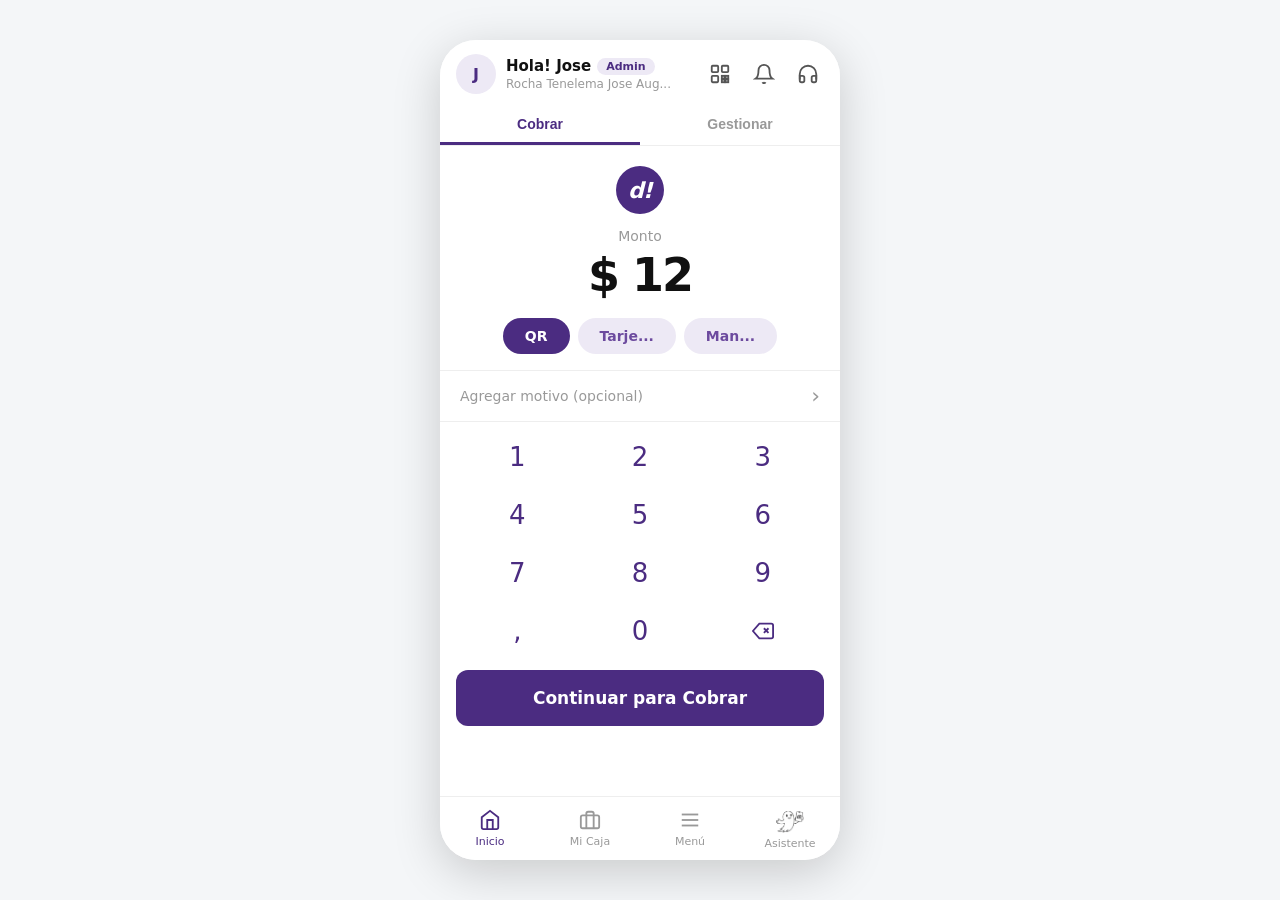
<file: index.html>
<!DOCTYPE html>
<html lang="es">
<head>
  <meta charset="UTF-8" />
  <meta name="viewport" content="width=device-width, initial-scale=1.0" />
  <title>Deuna Negocios – Inicio</title>
  <link rel="stylesheet" href="css/layout.css" />
  <link rel="stylesheet" href="css/components.css" />
  <link rel="stylesheet" href="css/styles.css" />
  <script src="js/app.js" defer></script>
</head>
<body>

  <div class="page-wrapper">
    <div class="phone-container">

      <!-- ===== HEADER ===== -->
      <header class="app-header">
        <div class="header-top">

          <div class="user-info">
            <div class="avatar">J</div>
            <div class="user-text">
              <div class="user-name">
                Hola! Jose
                <span class="badge-admin">Admin</span>
              </div>
              <div class="user-sub">Rocha Tenelema Jose Aug...</div>
            </div>
          </div>

          <div class="header-actions">
            <button class="icon-btn" title="Escanear QR">
              <svg width="22" height="22" viewBox="0 0 24 24" fill="none"
                   stroke="currentColor" stroke-width="2">
                <rect x="3" y="3" width="7" height="7" rx="1"/>
                <rect x="14" y="3" width="7" height="7" rx="1"/>
                <rect x="3" y="14" width="7" height="7" rx="1"/>
                <rect x="14" y="14" width="3" height="3"/>
                <rect x="18" y="14" width="3" height="3"/>
                <rect x="14" y="18" width="3" height="3"/>
                <rect x="18" y="18" width="3" height="3"/>
              </svg>
            </button>
            <button class="icon-btn" title="Notificaciones">
              <svg width="22" height="22" viewBox="0 0 24 24" fill="none"
                   stroke="currentColor" stroke-width="2">
                <path d="M18 8A6 6 0 0 0 6 8c0 7-3 9-3 9h18s-3-2-3-9"/>
                <path d="M13.73 21a2 2 0 0 1-3.46 0"/>
              </svg>
            </button>
            <button class="icon-btn" title="Soporte">
              <svg width="22" height="22" viewBox="0 0 24 24" fill="none"
                   stroke="currentColor" stroke-width="2">
                <path d="M3 18v-6a9 9 0 0 1 18 0v6"/>
                <path d="M21 19a2 2 0 0 1-2 2h-1a2 2 0 0 1-2-2v-3a2 2 0 0 1 2-2h3z"/>
                <path d="M3 19a2 2 0 0 0 2 2h1a2 2 0 0 0 2-2v-3a2 2 0 0 0-2-2H3z"/>
              </svg>
            </button>
          </div>
        </div>

        <!-- Pestañas: solo existen en esta pantalla -->
        <nav class="tab-nav">
          <button class="tab active" id="tab-cobrar"
                  onclick="switchTab('cobrar')">Cobrar</button>
          <button class="tab" id="tab-gestionar"
                  onclick="switchTab('gestionar')">Gestionar</button>
        </nav>
      </header>
      <!-- /HEADER -->


      <!-- ===== CONTENIDO ===== -->
      <main class="content-area">

        <!-- ─── VISTA: COBRAR ─── -->
        <section id="view-cobrar" class="view active">

          <div class="logo-area">
            <div class="d-logo">d!</div>
          </div>

          <div class="monto-area">
            <p class="monto-label">Monto</p>
            <p class="monto-valor" id="monto-display">$ 12</p>
          </div>

          <div class="tipo-cobro">
            <button class="tipo-btn active" onclick="selectTipo(this)">QR</button>
            <button class="tipo-btn" onclick="selectTipo(this)">Tarje...</button>
            <button class="tipo-btn" onclick="selectTipo(this)">Man...</button>
          </div>

          <div class="motivo-row">
            <span>Agregar motivo (opcional)</span>
            <span class="chevron">&#8250;</span>
          </div>

          <div class="keypad">
            <button class="key" onclick="pressKey('1')">1</button>
            <button class="key" onclick="pressKey('2')">2</button>
            <button class="key" onclick="pressKey('3')">3</button>
            <button class="key" onclick="pressKey('4')">4</button>
            <button class="key" onclick="pressKey('5')">5</button>
            <button class="key" onclick="pressKey('6')">6</button>
            <button class="key" onclick="pressKey('7')">7</button>
            <button class="key" onclick="pressKey('8')">8</button>
            <button class="key" onclick="pressKey('9')">9</button>
            <button class="key" onclick="pressKey(',')">,</button>
            <button class="key" onclick="pressKey('0')">0</button>
            <button class="key key-del" onclick="pressKey('del')">
              <svg width="22" height="22" viewBox="0 0 24 24" fill="none"
                   stroke="#4B2C81" stroke-width="2">
                <path d="M21 4H8l-7 8 7 8h13a2 2 0 0 0 2-2V6a2 2 0 0 0-2-2z"/>
                <line x1="18" y1="9" x2="13" y2="14"/>
                <line x1="13" y1="9" x2="18" y2="14"/>
              </svg>
            </button>
          </div>

          <div class="cobrar-btn-wrap">
            <button class="btn-primary">Continuar para Cobrar</button>
          </div>

        </section>
        <!-- /COBRAR -->


        <!-- ─── VISTA: GESTIONAR ─── -->
        <section id="view-gestionar" class="view">

          <div class="card saldo-card">
            <div class="saldo-info">
              <p class="saldo-label">Saldo</p>
              <div class="saldo-valor">
                $96,38
                <span class="eye-icon">
                  <svg width="18" height="18" viewBox="0 0 24 24" fill="none"
                       stroke="#999" stroke-width="2">
                    <path d="M1 12s4-8 11-8 11 8 11 8-4 8-11 8-11-8-11-8z"/>
                    <circle cx="12" cy="12" r="3"/>
                  </svg>
                </span>
              </div>
            </div>
            <span class="chevron">&#8250;</span>
          </div>

          <div class="card">
            <h3 class="card-title">Accesos rápidos</h3>
            <div class="accesos-grid">

              <div class="acceso-item">
                <div class="acceso-icon">
                  <svg width="20" height="20" viewBox="0 0 24 24" fill="none"
                       stroke="#555" stroke-width="2">
                    <line x1="12" y1="5" x2="12" y2="19"/>
                    <polyline points="19 12 12 19 5 12"/>
                  </svg>
                </div>
                <span class="acceso-label">Recargar saldo</span>
              </div>

              <div class="acceso-item">
                <div class="acceso-icon">
                  <svg width="20" height="20" viewBox="0 0 24 24" fill="none"
                       stroke="#555" stroke-width="2">
                    <line x1="12" y1="19" x2="12" y2="5"/>
                    <polyline points="5 12 12 5 19 12"/>
                  </svg>
                </div>
                <span class="acceso-label">Transferir saldo</span>
              </div>

              <div class="acceso-item">
                <div class="acceso-icon">
                  <svg width="20" height="20" viewBox="0 0 24 24" fill="none"
                       stroke="#555" stroke-width="2">
                    <line x1="12" y1="1" x2="12" y2="23"/>
                    <path d="M17 5H9.5a3.5 3.5 0 0 0 0 7h5a3.5 3.5 0 0 1 0 7H6"/>
                  </svg>
                </div>
                <span class="acceso-label">Venta Manual</span>
              </div>

              <div class="acceso-item">
                <div class="acceso-icon">
                  <svg width="20" height="20" viewBox="0 0 24 24" fill="none"
                       stroke="#555" stroke-width="2">
                    <path d="M12 22s8-4 8-10V5l-8-3-8 3v7c0 6 8 10 8 10z"/>
                  </svg>
                </div>
                <span class="acceso-label">Verificar pago</span>
              </div>

            </div>
          </div>

          <div class="card">
            <h3 class="card-title">Novedades Deuna Negocios</h3>
            <div class="novedades-grid">
              <div class="novedad-card">
                <p>Agrega vendedores a tu equipo</p>
                <div class="d-logo-small">d!</div>
              </div>
              <div class="novedad-card">
                <p>Administra tus ventas con tu caja</p>
                <div class="d-logo-small">d!</div>
              </div>
            </div>
          </div>

        </section>
        <!-- /GESTIONAR -->

      </main>
      <!-- /CONTENIDO -->


      <!-- ===== BARRA DE NAVEGACIÓN INFERIOR ===== -->
      <nav class="bottom-nav">
        <!-- Inicio: activo en esta página -->
        <a class="nav-item active" href="index.html">
          <svg width="22" height="22" viewBox="0 0 24 24" fill="none"
               stroke="currentColor" stroke-width="2">
            <path d="M3 9l9-7 9 7v11a2 2 0 0 1-2 2H5a2 2 0 0 1-2-2z"/>
            <polyline points="9 22 9 12 15 12 15 22"/>
          </svg>
          <span>Inicio</span>
        </a>

        <a class="nav-item" href="caja.html">
          <svg width="22" height="22" viewBox="0 0 24 24" fill="none"
               stroke="currentColor" stroke-width="2">
            <rect x="2" y="7" width="20" height="14" rx="2"/>
            <path d="M16 21V5a2 2 0 0 0-2-2h-4a2 2 0 0 0-2 2v16"/>
          </svg>
          <span>Mi Caja</span>
        </a>

        <a class="nav-item" href="menu.html">
          <svg width="22" height="22" viewBox="0 0 24 24" fill="none"
               stroke="currentColor" stroke-width="2">
            <line x1="3" y1="6" x2="21" y2="6"/>
            <line x1="3" y1="12" x2="21" y2="12"/>
            <line x1="3" y1="18" x2="21" y2="18"/>
          </svg>
          <span>Menú</span>
        </a>

        <a class="nav-item" href="asistente.html">
          <span class="nav-icon-wrap nav-icon-wrap--assistant" aria-hidden="true">
            <img class="nav-icon-img nav-icon-img--default" src="img/duni_gris.png" alt="" />
          </span>
          <span>Asistente</span>
        </a>
        
      </nav>
      <!-- /BOTTOM NAV -->

    </div>
  </div>

  <!-- app.js solo maneja las tabs y el teclado de esta página -->
  <script src="js/app.js"></script>
</body>
</html>
</file>
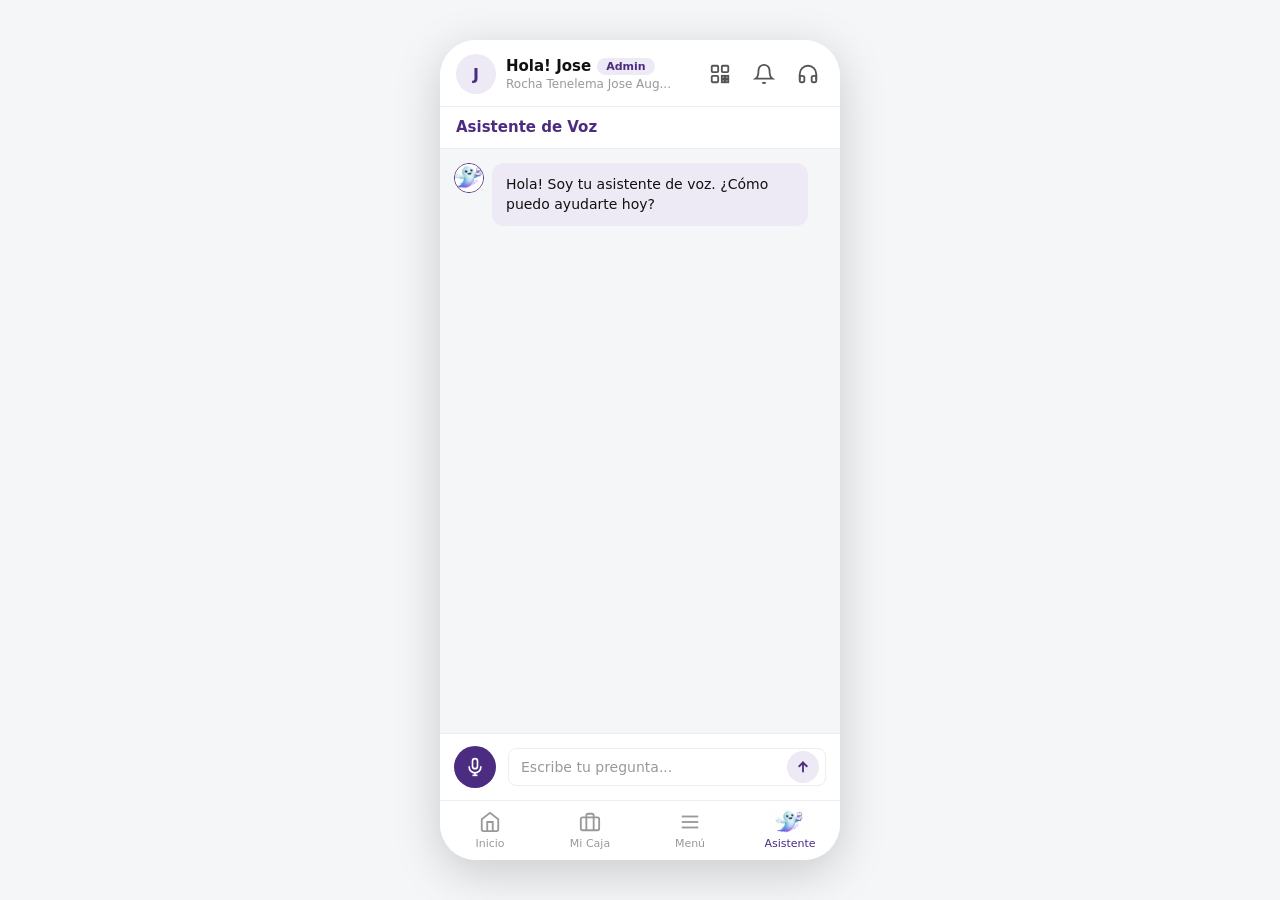
<file: asistente.html>
<!DOCTYPE html>
<html lang="es">
<head>
  <meta charset="UTF-8" />
  <meta name="viewport" content="width=device-width, initial-scale=1.0" />
  <title>Deuna Negocios – Asistente</title>
  <link rel="stylesheet" href="css/layout.css" />
  <link rel="stylesheet" href="css/components.css" />
  <link rel="stylesheet" href="css/styles.css" />
  <link rel="stylesheet" href="css/asistente.css" />
  <script src="js/app.js" defer></script>
</head>
<body>

  <div class="page-wrapper">
    <div class="phone-container">

      <!-- ===== HEADER (sin pestañas en esta pantalla) ===== -->
      <header class="app-header">
        <div class="header-top">

          <div class="user-info">
            <div class="avatar">J</div>
            <div class="user-text">
              <div class="user-name">
                Hola! Jose
                <span class="badge-admin">Admin</span>
              </div>
              <div class="user-sub">Rocha Tenelema Jose Aug...</div>
            </div>
          </div>

          <div class="header-actions">
            <button class="icon-btn" title="Escanear QR">
              <svg width="22" height="22" viewBox="0 0 24 24" fill="none"
                   stroke="currentColor" stroke-width="2">
                <rect x="3" y="3" width="7" height="7" rx="1"/>
                <rect x="14" y="3" width="7" height="7" rx="1"/>
                <rect x="3" y="14" width="7" height="7" rx="1"/>
                <rect x="14" y="14" width="3" height="3"/>
                <rect x="18" y="14" width="3" height="3"/>
                <rect x="14" y="18" width="3" height="3"/>
                <rect x="18" y="18" width="3" height="3"/>
              </svg>
            </button>
            <button class="icon-btn" title="Notificaciones">
              <svg width="22" height="22" viewBox="0 0 24 24" fill="none"
                   stroke="currentColor" stroke-width="2">
                <path d="M18 8A6 6 0 0 0 6 8c0 7-3 9-3 9h18s-3-2-3-9"/>
                <path d="M13.73 21a2 2 0 0 1-3.46 0"/>
              </svg>
            </button>
            <button class="icon-btn" title="Soporte">
              <svg width="22" height="22" viewBox="0 0 24 24" fill="none"
                   stroke="currentColor" stroke-width="2">
                <path d="M3 18v-6a9 9 0 0 1 18 0v6"/>
                <path d="M21 19a2 2 0 0 1-2 2h-1a2 2 0 0 1-2-2v-3a2 2 0 0 1 2-2h3z"/>
                <path d="M3 19a2 2 0 0 0 2 2h1a2 2 0 0 0 2-2v-3a2 2 0 0 0-2-2H3z"/>
              </svg>
            </button>
          </div>
        </div>

        <!-- Título de sección -->
        <div class="page-title-bar">
          <span class="page-title">Asistente de Voz</span>
        </div>
      </header>
      <!-- /HEADER -->


      <!-- ===== CONTENIDO ===== -->
      <main class="content-area">
        <div class="page-content asistente-content">

          <!-- Contenedor de conversación -->
          <div class="asistente-chat">
            <div class="chat-message bot-message">
              <img class="chat-avatar" src="img/duni.jpeg" alt="Avatar del asistente" />
              <div class="chat-bubble">
                <p>Hola! Soy tu asistente de voz. ¿Cómo puedo ayudarte hoy?</p>
              </div>
            </div>
          </div>

          <!-- Área de entrada de voz -->
          <div class="asistente-input">
            <button class="btn-voice" title="Grabar voz">
              <svg width="20" height="20" viewBox="0 0 24 24" fill="none"
                   stroke="currentColor" stroke-width="2">
                <rect x="9" y="2" width="6" height="12" rx="3" />
                <path d="M5 11v1a7 7 0 0 0 14 0v-1" />
                <path d="M12 19v3" />
                <path d="M9 22h6" />
              </svg>
            </button>
            <div class="asistente-input-field">
              <input type="text" class="asistente-text-input" placeholder="Escribe tu pregunta..." />
              <button class="btn-send" type="button" title="Enviar" aria-label="Enviar mensaje">
                <svg width="18" height="18" viewBox="0 0 24 24" fill="none" stroke="currentColor" stroke-width="2.4" stroke-linecap="round" stroke-linejoin="round" aria-hidden="true">
                  <path d="M12 18V6" />
                  <path d="M7 11l5-5 5 5" />
                </svg>
              </button>
            </div>
          </div>

        </div>
      </main>
      <!-- /CONTENIDO -->


      <!-- ===== BARRA DE NAVEGACIÓN INFERIOR ===== -->
      <nav class="bottom-nav">
        <a class="nav-item" href="index.html">
          <svg width="22" height="22" viewBox="0 0 24 24" fill="none"
               stroke="currentColor" stroke-width="2">
            <path d="M3 9l9-7 9 7v11a2 2 0 0 1-2 2H5a2 2 0 0 1-2-2z"/>
            <polyline points="9 22 9 12 15 12 15 22"/>
          </svg>
          <span>Inicio</span>
        </a>

        <a class="nav-item" href="caja.html">
          <svg width="22" height="22" viewBox="0 0 24 24" fill="none"
               stroke="currentColor" stroke-width="2">
            <rect x="2" y="7" width="20" height="14" rx="2"/>
            <path d="M16 21V5a2 2 0 0 0-2-2h-4a2 2 0 0 0-2 2v16"/>
          </svg>
          <span>Mi Caja</span>
        </a>

        <a class="nav-item" href="menu.html">
          <svg width="22" height="22" viewBox="0 0 24 24" fill="none"
               stroke="currentColor" stroke-width="2">
            <line x1="3" y1="6" x2="21" y2="6"/>
            <line x1="3" y1="12" x2="21" y2="12"/>
            <line x1="3" y1="18" x2="21" y2="18"/>
          </svg>
          <span>Menú</span>
        </a>

        <!-- Asistente: activo en esta página -->
        <a class="nav-item active" href="asistente.html">
          <span class="nav-icon-wrap--assistant" aria-hidden="true">
            <img class="nav-icon-img" src="img/duni.jpeg" alt="" />
          </span>
          <span class="nav-label-assistant">Asistente</span>
        </a>
      </nav>
      <!-- /BOTTOM NAV -->

    </div>
  </div>

</body>
</html>
</file>
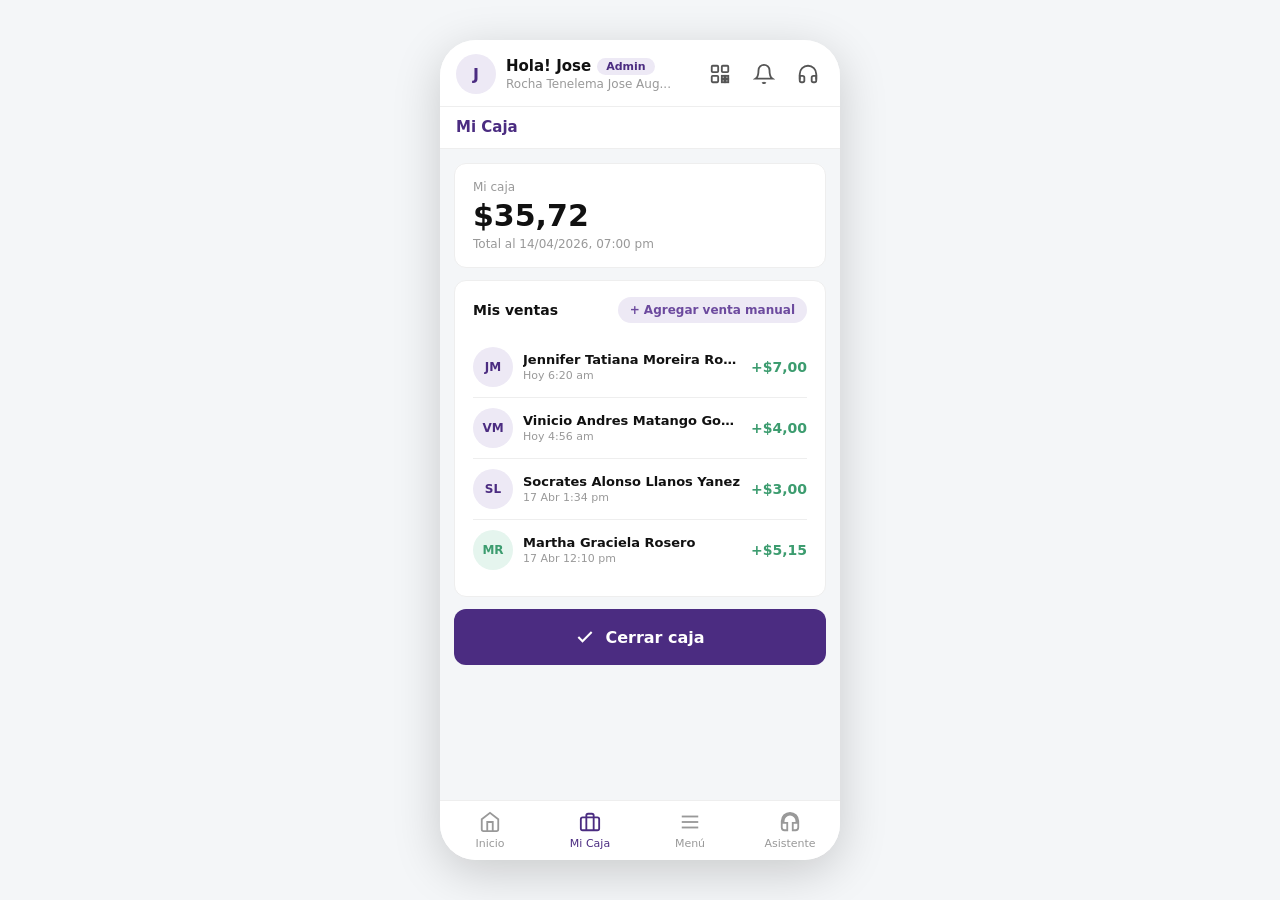
<file: caja.html>
<!DOCTYPE html>
<html lang="es">
<head>
  <meta charset="UTF-8" />
  <meta name="viewport" content="width=device-width, initial-scale=1.0" />
  <title>Deuna Negocios – Mi Caja</title>
  <link rel="stylesheet" href="css/layout.css" />
  <link rel="stylesheet" href="css/components.css" />
  <link rel="stylesheet" href="css/styles.css" />
</head>
<body>

  <div class="page-wrapper">
    <div class="phone-container">

      <!-- ===== HEADER (sin pestañas en esta pantalla) ===== -->
      <header class="app-header">
        <div class="header-top">

          <div class="user-info">
            <div class="avatar">J</div>
            <div class="user-text">
              <div class="user-name">
                Hola! Jose
                <span class="badge-admin">Admin</span>
              </div>
              <div class="user-sub">Rocha Tenelema Jose Aug...</div>
            </div>
          </div>

          <div class="header-actions">
            <button class="icon-btn" title="Escanear QR">
              <svg width="22" height="22" viewBox="0 0 24 24" fill="none"
                   stroke="currentColor" stroke-width="2">
                <rect x="3" y="3" width="7" height="7" rx="1"/>
                <rect x="14" y="3" width="7" height="7" rx="1"/>
                <rect x="3" y="14" width="7" height="7" rx="1"/>
                <rect x="14" y="14" width="3" height="3"/>
                <rect x="18" y="14" width="3" height="3"/>
                <rect x="14" y="18" width="3" height="3"/>
                <rect x="18" y="18" width="3" height="3"/>
              </svg>
            </button>
            <button class="icon-btn" title="Notificaciones">
              <svg width="22" height="22" viewBox="0 0 24 24" fill="none"
                   stroke="currentColor" stroke-width="2">
                <path d="M18 8A6 6 0 0 0 6 8c0 7-3 9-3 9h18s-3-2-3-9"/>
                <path d="M13.73 21a2 2 0 0 1-3.46 0"/>
              </svg>
            </button>
            <button class="icon-btn" title="Soporte">
              <svg width="22" height="22" viewBox="0 0 24 24" fill="none"
                   stroke="currentColor" stroke-width="2">
                <path d="M3 18v-6a9 9 0 0 1 18 0v6"/>
                <path d="M21 19a2 2 0 0 1-2 2h-1a2 2 0 0 1-2-2v-3a2 2 0 0 1 2-2h3z"/>
                <path d="M3 19a2 2 0 0 0 2 2h1a2 2 0 0 0 2-2v-3a2 2 0 0 0-2-2H3z"/>
              </svg>
            </button>
          </div>
        </div>

        <!-- Título de sección en lugar de pestañas -->
        <div class="page-title-bar">
          <span class="page-title">Mi Caja</span>
        </div>
      </header>
      <!-- /HEADER -->


      <!-- ===== CONTENIDO ===== -->
      <main class="content-area">
        <div class="page-content">

          <!-- Resumen de caja activa -->
          <div class="card saldo-card">
            <div class="saldo-info">
              <p class="saldo-label">Mi caja</p>
              <div class="saldo-valor">$35,72</div>
              <p class="saldo-sub">Total al 14/04/2026, 07:00 pm</p>
            </div>
          </div>

          <!-- Mis ventas -->
          <div class="card">
            <div class="card-header-row">
              <h3 class="card-title" style="margin-bottom:0">Mis ventas</h3>
              <button class="btn-venta-manual">+ Agregar venta manual</button>
            </div>
            <ul class="transacciones-list">

              <li class="txn-row">
                <div class="txn-avatar">JM</div>
                <div class="txn-info">
                  <p class="txn-nombre">Jennifer Tatiana Moreira Rodriguez</p>
                  <p class="txn-fecha">Hoy 6:20 am</p>
                </div>
                <span class="txn-monto">+$7,00</span>
              </li>

              <li class="txn-row">
                <div class="txn-avatar">VM</div>
                <div class="txn-info">
                  <p class="txn-nombre">Vinicio Andres Matango Gomez</p>
                  <p class="txn-fecha">Hoy 4:56 am</p>
                </div>
                <span class="txn-monto">+$4,00</span>
              </li>

              <li class="txn-row">
                <div class="txn-avatar">SL</div>
                <div class="txn-info">
                  <p class="txn-nombre">Socrates Alonso Llanos Yanez</p>
                  <p class="txn-fecha">17 Abr 1:34 pm</p>
                </div>
                <span class="txn-monto">+$3,00</span>
              </li>

              <li class="txn-row">
                <div class="txn-avatar txn-avatar--green">MR</div>
                <div class="txn-info">
                  <p class="txn-nombre">Martha Graciela Rosero</p>
                  <p class="txn-fecha">17 Abr 12:10 pm</p>
                </div>
                <span class="txn-monto">+$5,15</span>
              </li>

            </ul>
          </div>

          <!-- Botón cerrar caja -->
          <button class="btn-cerrar-caja">
            <svg width="20" height="20" viewBox="0 0 24 24" fill="none"
                 stroke="currentColor" stroke-width="2.5">
              <path d="M20 6L9 17l-5-5"/>
            </svg>
            Cerrar caja
          </button>

        </div>
      </main>
      <!-- /CONTENIDO -->


      <!-- ===== BARRA DE NAVEGACIÓN INFERIOR ===== -->
      <nav class="bottom-nav">
        <a class="nav-item" href="index.html">
          <svg width="22" height="22" viewBox="0 0 24 24" fill="none"
               stroke="currentColor" stroke-width="2">
            <path d="M3 9l9-7 9 7v11a2 2 0 0 1-2 2H5a2 2 0 0 1-2-2z"/>
            <polyline points="9 22 9 12 15 12 15 22"/>
          </svg>
          <span>Inicio</span>
        </a>

        <!-- Mi Caja: activo en esta página -->
        <a class="nav-item active" href="caja.html">
          <svg width="22" height="22" viewBox="0 0 24 24" fill="none"
               stroke="currentColor" stroke-width="2">
            <rect x="2" y="7" width="20" height="14" rx="2"/>
            <path d="M16 21V5a2 2 0 0 0-2-2h-4a2 2 0 0 0-2 2v16"/>
          </svg>
          <span>Mi Caja</span>
        </a>

        <a class="nav-item" href="menu.html">
          <svg width="22" height="22" viewBox="0 0 24 24" fill="none"
               stroke="currentColor" stroke-width="2">
            <line x1="3" y1="6" x2="21" y2="6"/>
            <line x1="3" y1="12" x2="21" y2="12"/>
            <line x1="3" y1="18" x2="21" y2="18"/>
          </svg>
          <span>Menú</span>
        </a>

        <a class="nav-item" href="asistente.html">
          <svg width="22" height="22" viewBox="0 0 24 24" fill="none"
               stroke="currentColor" stroke-width="2">
            <path d="M12 2c-4.97 0-9 4.03-9 9v7c0 1.66 1.34 3 3 3h3v-8H5v-2c0-3.87 3.13-7 7-7s7 3.13 7 7v2h-4v8h3c1.66 0 3-1.34 3-3v-7c0-4.97-4.03-9-9-9z"/>
          </svg>
          <span>Asistente</span>
        </a>
      </nav>
      <!-- /BOTTOM NAV -->

    </div>
  </div>

  <!-- No se necesita app.js en esta página -->
</body>
</html>
</file>
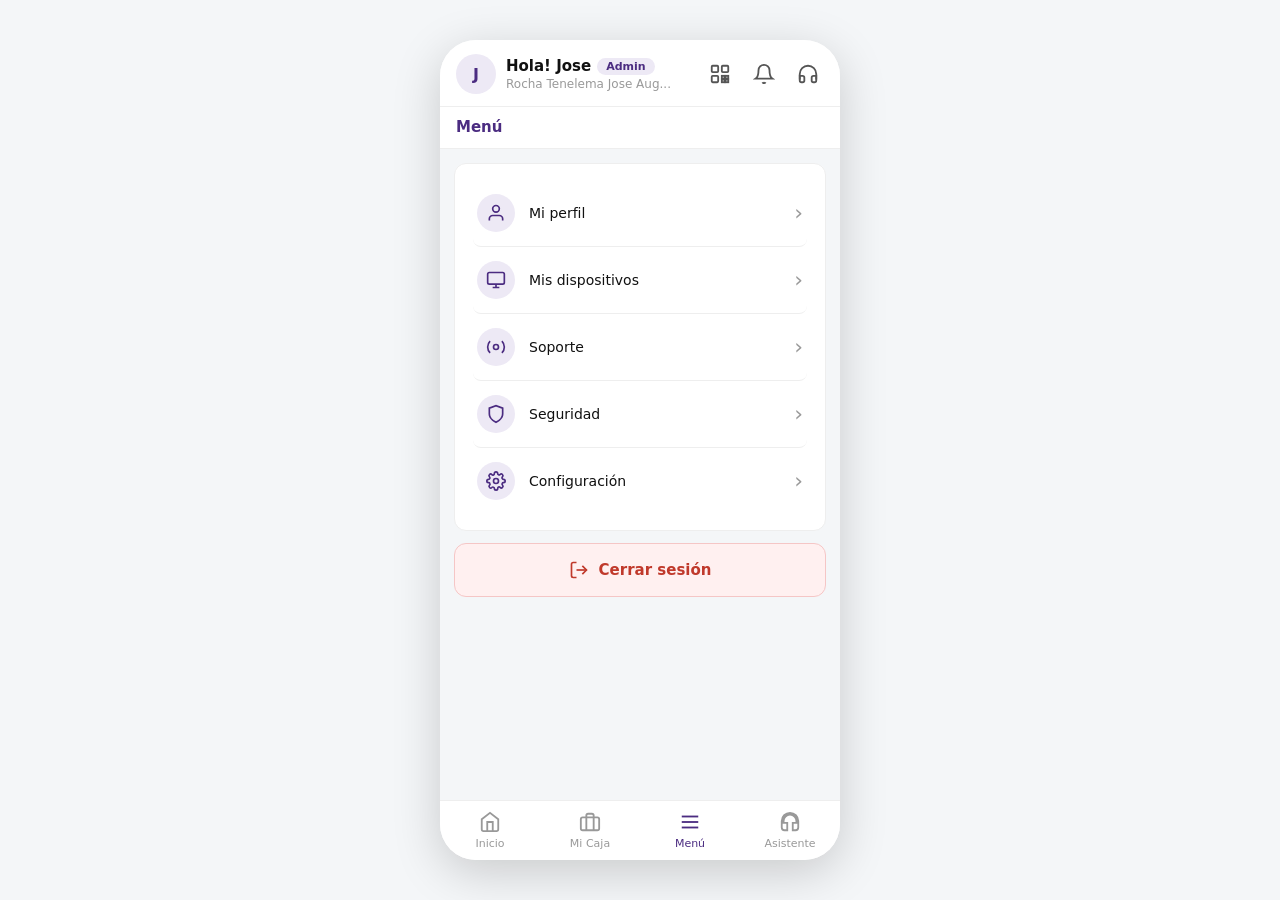
<file: menu.html>
<!DOCTYPE html>
<html lang="es">
<head>
  <meta charset="UTF-8" />
  <meta name="viewport" content="width=device-width, initial-scale=1.0" />
  <title>Deuna Negocios – Menú</title>
  <link rel="stylesheet" href="css/layout.css" />
  <link rel="stylesheet" href="css/components.css" />
  <link rel="stylesheet" href="css/styles.css" />
</head>
<body>

  <div class="page-wrapper">
    <div class="phone-container">

      <!-- ===== HEADER (sin pestañas en esta pantalla) ===== -->
      <header class="app-header">
        <div class="header-top">

          <div class="user-info">
            <div class="avatar">J</div>
            <div class="user-text">
              <div class="user-name">
                Hola! Jose
                <span class="badge-admin">Admin</span>
              </div>
              <div class="user-sub">Rocha Tenelema Jose Aug...</div>
            </div>
          </div>

          <div class="header-actions">
            <button class="icon-btn" title="Escanear QR">
              <svg width="22" height="22" viewBox="0 0 24 24" fill="none"
                   stroke="currentColor" stroke-width="2">
                <rect x="3" y="3" width="7" height="7" rx="1"/>
                <rect x="14" y="3" width="7" height="7" rx="1"/>
                <rect x="3" y="14" width="7" height="7" rx="1"/>
                <rect x="14" y="14" width="3" height="3"/>
                <rect x="18" y="14" width="3" height="3"/>
                <rect x="14" y="18" width="3" height="3"/>
                <rect x="18" y="18" width="3" height="3"/>
              </svg>
            </button>
            <button class="icon-btn" title="Notificaciones">
              <svg width="22" height="22" viewBox="0 0 24 24" fill="none"
                   stroke="currentColor" stroke-width="2">
                <path d="M18 8A6 6 0 0 0 6 8c0 7-3 9-3 9h18s-3-2-3-9"/>
                <path d="M13.73 21a2 2 0 0 1-3.46 0"/>
              </svg>
            </button>
            <button class="icon-btn" title="Soporte">
              <svg width="22" height="22" viewBox="0 0 24 24" fill="none"
                   stroke="currentColor" stroke-width="2">
                <path d="M3 18v-6a9 9 0 0 1 18 0v6"/>
                <path d="M21 19a2 2 0 0 1-2 2h-1a2 2 0 0 1-2-2v-3a2 2 0 0 1 2-2h3z"/>
                <path d="M3 19a2 2 0 0 0 2 2h1a2 2 0 0 0 2-2v-3a2 2 0 0 0-2-2H3z"/>
              </svg>
            </button>
          </div>
        </div>

        <!-- Título de sección -->
        <div class="page-title-bar">
          <span class="page-title">Menú</span>
        </div>
      </header>
      <!-- /HEADER -->


      <!-- ===== CONTENIDO ===== -->
      <main class="content-area">
        <div class="page-content">

          <!-- Opciones del menú -->
          <div class="card">
            <ul class="menu-list">

              <li class="menu-item">
                <div class="menu-icon-wrap">
                  <svg width="20" height="20" viewBox="0 0 24 24" fill="none"
                       stroke="#4B2C81" stroke-width="2">
                    <path d="M20 21v-2a4 4 0 0 0-4-4H8a4 4 0 0 0-4 4v2"/>
                    <circle cx="12" cy="7" r="4"/>
                  </svg>
                </div>
                <span class="menu-label">Mi perfil</span>
                <span class="chevron">&#8250;</span>
              </li>

              <li class="menu-item">
                <div class="menu-icon-wrap">
                  <svg width="20" height="20" viewBox="0 0 24 24" fill="none"
                       stroke="#4B2C81" stroke-width="2">
                    <rect x="2" y="3" width="20" height="14" rx="2"/>
                    <path d="M8 21h8M12 17v4"/>
                  </svg>
                </div>
                <span class="menu-label">Mis dispositivos</span>
                <span class="chevron">&#8250;</span>
              </li>

              <li class="menu-item">
                <div class="menu-icon-wrap">
                  <svg width="20" height="20" viewBox="0 0 24 24" fill="none"
                       stroke="#4B2C81" stroke-width="2">
                    <circle cx="12" cy="12" r="3"/>
                    <path d="M19.07 4.93a10 10 0 0 1 0 14.14M4.93 4.93a10 10 0 0 0 0 14.14"/>
                  </svg>
                </div>
                <span class="menu-label">Soporte</span>
                <span class="chevron">&#8250;</span>
              </li>

              <li class="menu-item">
                <div class="menu-icon-wrap">
                  <svg width="20" height="20" viewBox="0 0 24 24" fill="none"
                       stroke="#4B2C81" stroke-width="2">
                    <path d="M12 22s8-4 8-10V5l-8-3-8 3v7c0 6 8 10 8 10z"/>
                  </svg>
                </div>
                <span class="menu-label">Seguridad</span>
                <span class="chevron">&#8250;</span>
              </li>

              <li class="menu-item">
                <div class="menu-icon-wrap">
                  <svg width="20" height="20" viewBox="0 0 24 24" fill="none"
                       stroke="#4B2C81" stroke-width="2">
                    <circle cx="12" cy="12" r="3"/>
                    <path d="M19.4 15a1.65 1.65 0 0 0 .33 1.82l.06.06a2 2 0 0 1-2.83 2.83l-.06-.06a1.65 1.65 0 0 0-1.82-.33 1.65 1.65 0 0 0-1 1.51V21a2 2 0 0 1-4 0v-.09A1.65 1.65 0 0 0 9 19.4a1.65 1.65 0 0 0-1.82.33l-.06.06a2 2 0 0 1-2.83-2.83l.06-.06A1.65 1.65 0 0 0 4.68 15a1.65 1.65 0 0 0-1.51-1H3a2 2 0 0 1 0-4h.09A1.65 1.65 0 0 0 4.6 9a1.65 1.65 0 0 0-.33-1.82l-.06-.06a2 2 0 0 1 2.83-2.83l.06.06A1.65 1.65 0 0 0 9 4.68a1.65 1.65 0 0 0 1-1.51V3a2 2 0 0 1 4 0v.09a1.65 1.65 0 0 0 1 1.51 1.65 1.65 0 0 0 1.82-.33l.06-.06a2 2 0 0 1 2.83 2.83l-.06.06A1.65 1.65 0 0 0 19.4 9a1.65 1.65 0 0 0 1.51 1H21a2 2 0 0 1 0 4h-.09a1.65 1.65 0 0 0-1.51 1z"/>
                  </svg>
                </div>
                <span class="menu-label">Configuración</span>
                <span class="chevron">&#8250;</span>
              </li>

            </ul>
          </div>

          <!-- Botón cerrar sesión -->
          <button class="btn-logout">
            <svg width="20" height="20" viewBox="0 0 24 24" fill="none"
                 stroke="currentColor" stroke-width="2">
              <path d="M9 21H5a2 2 0 0 1-2-2V5a2 2 0 0 1 2-2h4"/>
              <polyline points="16 17 21 12 16 7"/>
              <line x1="21" y1="12" x2="9" y2="12"/>
            </svg>
            Cerrar sesión
          </button>

        </div>
      </main>
      <!-- /CONTENIDO -->


      <!-- ===== BARRA DE NAVEGACIÓN INFERIOR ===== -->
      <nav class="bottom-nav">
        <a class="nav-item" href="index.html">
          <svg width="22" height="22" viewBox="0 0 24 24" fill="none"
               stroke="currentColor" stroke-width="2">
            <path d="M3 9l9-7 9 7v11a2 2 0 0 1-2 2H5a2 2 0 0 1-2-2z"/>
            <polyline points="9 22 9 12 15 12 15 22"/>
          </svg>
          <span>Inicio</span>
        </a>

        <a class="nav-item" href="caja.html">
          <svg width="22" height="22" viewBox="0 0 24 24" fill="none"
               stroke="currentColor" stroke-width="2">
            <rect x="2" y="7" width="20" height="14" rx="2"/>
            <path d="M16 21V5a2 2 0 0 0-2-2h-4a2 2 0 0 0-2 2v16"/>
          </svg>
          <span>Mi Caja</span>
        </a>

        <!-- Menú: activo en esta página -->
        <a class="nav-item active" href="menu.html">
          <svg width="22" height="22" viewBox="0 0 24 24" fill="none"
               stroke="currentColor" stroke-width="2">
            <line x1="3" y1="6" x2="21" y2="6"/>
            <line x1="3" y1="12" x2="21" y2="12"/>
            <line x1="3" y1="18" x2="21" y2="18"/>
          </svg>
          <span>Menú</span>
        </a>

        <a class="nav-item" href="asistente.html">
          <svg width="22" height="22" viewBox="0 0 24 24" fill="none"
               stroke="currentColor" stroke-width="2">
            <path d="M12 2c-4.97 0-9 4.03-9 9v7c0 1.66 1.34 3 3 3h3v-8H5v-2c0-3.87 3.13-7 7-7s7 3.13 7 7v2h-4v8h3c1.66 0 3-1.34 3-3v-7c0-4.97-4.03-9-9-9z"/>
          </svg>
          <span>Asistente</span>
        </a>
      </nav>
      <!-- /BOTTOM NAV -->

    </div>
  </div>

  <!-- No se necesita app.js en esta página -->
</body>
</html>
</file>
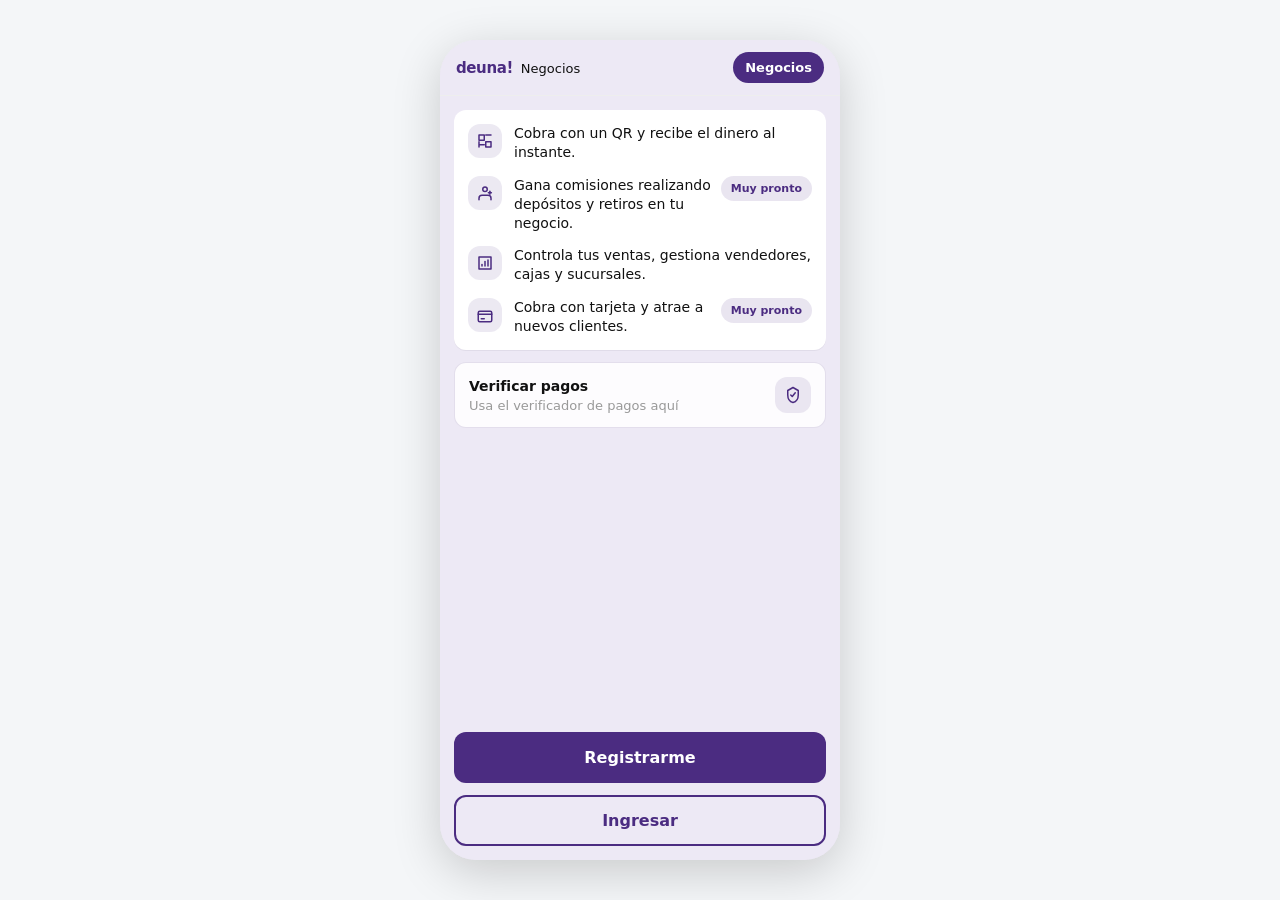
<file: onboarding.html>
<!DOCTYPE html>
<html lang="es">
<head>
  <meta charset="UTF-8" />
  <meta name="viewport" content="width=device-width, initial-scale=1.0" />
  <title>deuna! Negocios — Onboarding</title>
  <link rel="stylesheet" href="css/layout.css" />
  <link rel="stylesheet" href="css/onboarding.css" />
  <script src="js/app.js" defer></script>
</head>
<body>
  <div class="page-wrapper">
    <div class="phone-container onboarding-screen">
      <header class="appbar" aria-label="Encabezado">
        <div class="appbar__brand" aria-label="deuna! Negocios">
          <strong>deuna!</strong>
          <span>Negocios</span>
        </div>
        <button class="appbar__pill" type="button" aria-label="Negocios">Negocios</button>
      </header>

          <main class="onboard-main" aria-label="Contenido de onboarding">
            <article class="card" aria-label="Beneficios">
              <ul class="benefits">
                <li class="benefit">
                  <div class="benefit__icon" aria-hidden="true">
                    <svg viewBox="0 0 24 24" fill="none" stroke="var(--purple-primary)" stroke-width="2" stroke-linecap="round" stroke-linejoin="round">
                      <rect x="4" y="4" width="7" height="7" />
                      <rect x="13" y="13" width="7" height="7" />
                      <path d="M4 17h7M17 4h3M4 13v7M13 4h7" />
                    </svg>
                  </div>
                  <div class="benefit__text">
                    <p>Cobra con un QR y recibe el dinero al instante.</p>
                  </div>
                </li>

                <li class="benefit">
                  <div class="benefit__icon" aria-hidden="true">
                    <svg viewBox="0 0 24 24" fill="none" stroke="var(--purple-primary)" stroke-width="2" stroke-linecap="round" stroke-linejoin="round">
                      <path d="M20 21v-2a4 4 0 0 0-4-4H8a4 4 0 0 0-4 4v2" />
                      <circle cx="12" cy="7" r="3" />
                      <path d="M16.5 11.5h4" />
                      <path d="M18.5 9.5v4" />
                    </svg>
                  </div>
                  <div class="benefit__text">
                    <p>Gana comisiones realizando depósitos y retiros en tu negocio.</p>
                    <span class="tag">Muy pronto</span>
                  </div>
                </li>

                <li class="benefit">
                  <div class="benefit__icon" aria-hidden="true">
                    <svg viewBox="0 0 24 24" fill="none" stroke="var(--purple-primary)" stroke-width="2" stroke-linecap="round" stroke-linejoin="round">
                      <path d="M4 4h16v16H4z" />
                      <path d="M8 14v2" />
                      <path d="M12 10v6" />
                      <path d="M16 8v8" />
                    </svg>
                  </div>
                  <div class="benefit__text">
                    <p>Controla tus ventas, gestiona vendedores, cajas y sucursales.</p>
                  </div>
                </li>

                <li class="benefit">
                  <div class="benefit__icon" aria-hidden="true">
                    <svg viewBox="0 0 24 24" fill="none" stroke="var(--purple-primary)" stroke-width="2" stroke-linecap="round" stroke-linejoin="round">
                      <rect x="3" y="7" width="18" height="14" rx="2" />
                      <path d="M3 11h18" />
                      <path d="M7 17h4" />
                    </svg>
                  </div>
                  <div class="benefit__text">
                    <p>Cobra con tarjeta y atrae a nuevos clientes.</p>
                    <span class="tag">Muy pronto</span>
                  </div>
                </li>
              </ul>
            </article>

            <section class="verify" aria-label="Verificar pagos">
              <div>
                <h2>Verificar pagos</h2>
                <p>Usa el verificador de pagos aquí</p>
              </div>
              <div class="verify__icon" aria-hidden="true">
                <svg viewBox="0 0 24 24" fill="none" stroke="var(--purple-primary)" stroke-width="2" stroke-linecap="round" stroke-linejoin="round">
                  <path d="M12 2l7 4v6c0 5-3 9-7 10C8 21 5 17 5 12V6l7-4z" />
                  <path d="M9 12l2 2 4-5" />
                </svg>
              </div>
            </section>
          </main>

          <footer class="actions" aria-label="Acciones">
            <button class="btn btn--primary" type="button">Registrarme</button>
            <button class="btn btn--outline" type="button" id="openRoleModal">Ingresar</button>
          </footer>

          <div class="modal-layer" aria-label="Modal de rol">
            <div class="backdrop" data-close="role-modal" aria-hidden="true"></div>
            <dialog class="modal" id="roleModal" aria-label="Ingresa a Deuna Negocios">
              <div class="modal__header">
                <h2 class="modal__title">Ingresa a Deuna Negocios</h2>
                <button class="modal__close" type="button" aria-label="Cerrar" data-close="role-modal">✕</button>
              </div>
              <div class="modal__body">
                <p>Elige un rol para continuar:</p>

                <fieldset class="roles">
                  <legend class="sr-only">Roles</legend>

                  <button class="role-card" type="button" aria-label="Soy Administrador" onclick="goToAdmin()">
                    <div class="role-art" aria-hidden="true">🏪</div>
                    <p class="role-title">Soy<br />Administrador</p>
                  </button>

                  <button class="role-card" type="button" aria-label="Soy Vendedor">
                    <div class="role-art" aria-hidden="true">🪙📱</div>
                    <p class="role-title">Soy<br />Vendedor</p>
                  </button>
                </fieldset>
              </div>
            </dialog>
          </div>

    </div>
  </div>
</body>
</html>
</file>
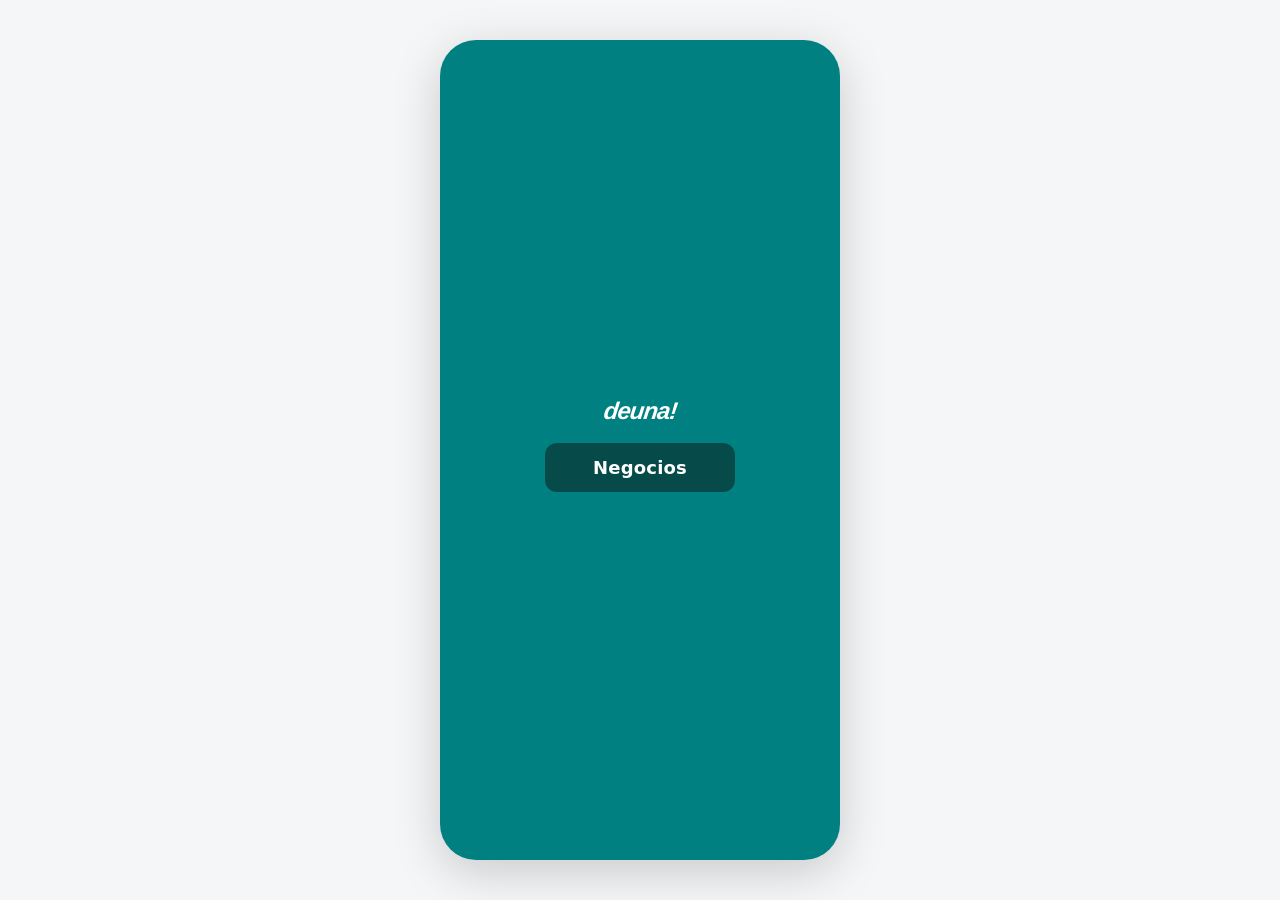
<file: splash.html>
<!DOCTYPE html>
<html lang="es">
<head>
  <meta charset="UTF-8" />
  <meta name="viewport" content="width=device-width, initial-scale=1.0" />
  <title>deuna! Negocios — Splash</title>
  <link rel="stylesheet" href="css/layout.css" />
  <link rel="stylesheet" href="css/splash.css" />
  <script src="js/app.js" defer></script>
</head>
<body class="splash-page">
  <div class="page-wrapper">
    <div class="phone-container splash-screen">
      <main class="splash-main">
        <section class="brand" aria-label="Marca">
          <h1 class="logo">deuna!</h1>
          <p class="cta" aria-label="Negocios" >Negocios</p>
        </section>
      </main>
    </div>
  </div>
</body>
</html>
</file>
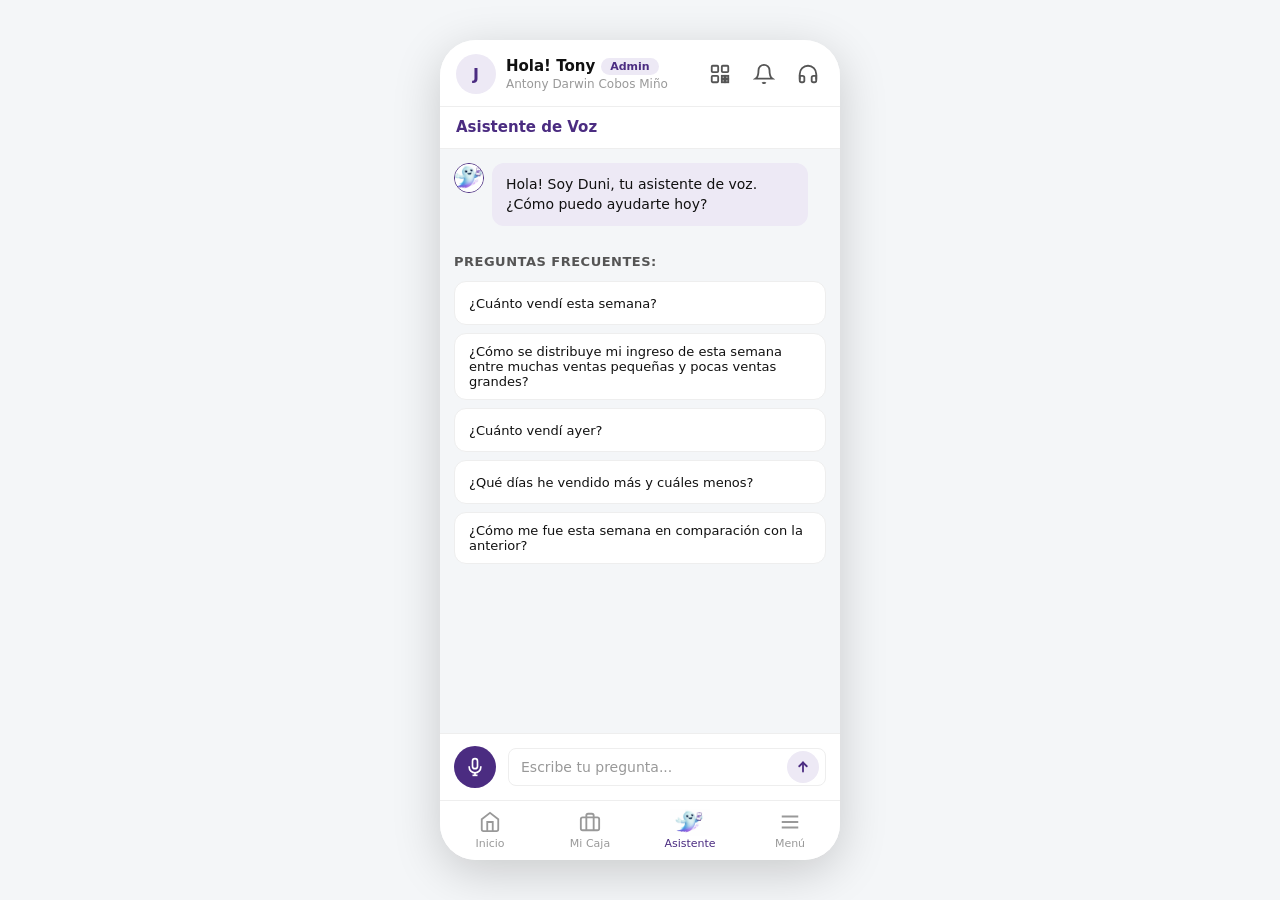
<file: HTML/asistente.html>
<!DOCTYPE html>
<html lang="es">
<head>
  <meta charset="UTF-8" />
  <meta name="viewport" content="width=device-width, initial-scale=1.0" />
  <title>Deuna Negocios – Asistente</title>
  <link rel="stylesheet" href="../css/layout.css" />
  <link rel="stylesheet" href="../css/components.css" />
  <link rel="stylesheet" href="../css/styles.css" />
  <link rel="stylesheet" href="../css/asistente.css" />
  <script src="../js/app.js" defer></script>
</head>
<body>

  <div class="page-wrapper">
    <div class="phone-container">

      <!-- ===== HEADER (sin pestañas en esta pantalla) ===== -->
      <header class="app-header">
        <div class="header-top">

          <div class="user-info">
            <div class="avatar">J</div>
            <div class="user-text">
              <div class="user-name">
                Hola! Tony
                <span class="badge-admin">Admin</span>
              </div>
              <div class="user-sub">Antony Darwin Cobos Miño</div>
            </div>
          </div>

          <div class="header-actions">
            <button class="icon-btn" title="Escanear QR">
              <svg width="22" height="22" viewBox="0 0 24 24" fill="none"
                   stroke="currentColor" stroke-width="2">
                <rect x="3" y="3" width="7" height="7" rx="1"/>
                <rect x="14" y="3" width="7" height="7" rx="1"/>
                <rect x="3" y="14" width="7" height="7" rx="1"/>
                <rect x="14" y="14" width="3" height="3"/>
                <rect x="18" y="14" width="3" height="3"/>
                <rect x="14" y="18" width="3" height="3"/>
                <rect x="18" y="18" width="3" height="3"/>
              </svg>
            </button>
            <button class="icon-btn" title="Notificaciones">
              <svg width="22" height="22" viewBox="0 0 24 24" fill="none"
                   stroke="currentColor" stroke-width="2">
                <path d="M18 8A6 6 0 0 0 6 8c0 7-3 9-3 9h18s-3-2-3-9"/>
                <path d="M13.73 21a2 2 0 0 1-3.46 0"/>
              </svg>
            </button>
            <button class="icon-btn" title="Soporte">
              <svg width="22" height="22" viewBox="0 0 24 24" fill="none"
                   stroke="currentColor" stroke-width="2">
                <path d="M3 18v-6a9 9 0 0 1 18 0v6"/>
                <path d="M21 19a2 2 0 0 1-2 2h-1a2 2 0 0 1-2-2v-3a2 2 0 0 1 2-2h3z"/>
                <path d="M3 19a2 2 0 0 0 2 2h1a2 2 0 0 0 2-2v-3a2 2 0 0 0-2-2H3z"/>
              </svg>
            </button>
          </div>
        </div>

        <!-- Título de sección -->
        <div class="page-title-bar">
          <span class="page-title">Asistente de Voz</span>
        </div>
      </header>
      <!-- /HEADER -->


      <!-- ===== CONTENIDO ===== -->
      <main class="content-area">
        <div class="page-content asistente-content">

          <!-- Contenedor de conversación -->
          <div class="asistente-chat">
            <div class="chat-message bot-message">
              <img class="chat-avatar" src="../img/duni.jpeg" alt="Avatar del asistente" />
              <div class="chat-bubble">
                <p>Hola! Soy Duni, tu asistente de voz. ¿Cómo puedo ayudarte hoy?</p>
              </div>
            </div>

            <!-- Sección de Preguntas Frecuentes -->
            <div class="preguntas-frecuentes-section">
              <p class="preguntas-titulo">Preguntas frecuentes:</p>
              <div class="preguntas-container" id="preguntas-container">
                <!-- Se cargarán dinámicamente con JS -->
              </div>
            </div>
          </div>

          <!-- Área de entrada de voz -->
          <div class="asistente-input">
            <button class="btn-voice" title="Grabar voz">
              <svg width="20" height="20" viewBox="0 0 24 24" fill="none"
                   stroke="currentColor" stroke-width="2">
                <rect x="9" y="2" width="6" height="12" rx="3" />
                <path d="M5 11v1a7 7 0 0 0 14 0v-1" />
                <path d="M12 19v3" />
                <path d="M9 22h6" />
              </svg>
            </button>
            <div class="asistente-input-field">
              <input type="text" class="asistente-text-input" placeholder="Escribe tu pregunta..." />
              <button class="btn-send" type="button" title="Enviar" aria-label="Enviar mensaje">
                <svg width="18" height="18" viewBox="0 0 24 24" fill="none" stroke="currentColor" stroke-width="2.4" stroke-linecap="round" stroke-linejoin="round" aria-hidden="true">
                  <path d="M12 18V6" />
                  <path d="M7 11l5-5 5 5" />
                </svg>
              </button>
            </div>
          </div>

        </div>
      </main>
      <!-- /CONTENIDO -->


      <!-- ===== BARRA DE NAVEGACIÓN INFERIOR ===== -->
      <nav class="bottom-nav">
        <a class="nav-item" href="index.html">
          <svg width="22" height="22" viewBox="0 0 24 24" fill="none"
               stroke="currentColor" stroke-width="2">
            <path d="M3 9l9-7 9 7v11a2 2 0 0 1-2 2H5a2 2 0 0 1-2-2z"/>
            <polyline points="9 22 9 12 15 12 15 22"/>
          </svg>
          <span>Inicio</span>
        </a>

        <a class="nav-item" href="caja.html">
          <svg width="22" height="22" viewBox="0 0 24 24" fill="none"
               stroke="currentColor" stroke-width="2">
            <rect x="2" y="7" width="20" height="14" rx="2"/>
            <path d="M16 21V5a2 2 0 0 0-2-2h-4a2 2 0 0 0-2 2v16"/>
          </svg>
          <span>Mi Caja</span>
        </a>

        <!-- Asistente: activo en esta página -->
        <a class="nav-item active" href="asistente.html">
          <span class="nav-icon-wrap--assistant" aria-hidden="true">
            <img class="nav-icon-img" src="../img/duni.jpeg" alt="" />
          </span>
          <span class="nav-label-assistant">Asistente</span>
        </a>

        <a class="nav-item" href="menu.html">
          <svg width="22" height="22" viewBox="0 0 24 24" fill="none"
               stroke="currentColor" stroke-width="2">
            <line x1="3" y1="6" x2="21" y2="6"/>
            <line x1="3" y1="12" x2="21" y2="12"/>
            <line x1="3" y1="18" x2="21" y2="18"/>
          </svg>
          <span>Menú</span>
        </a>
      </nav>
      <!-- /BOTTOM NAV -->

    </div>
  </div>

  <script src="../js/asistente.js"></script>
</body>
</html>
</file>
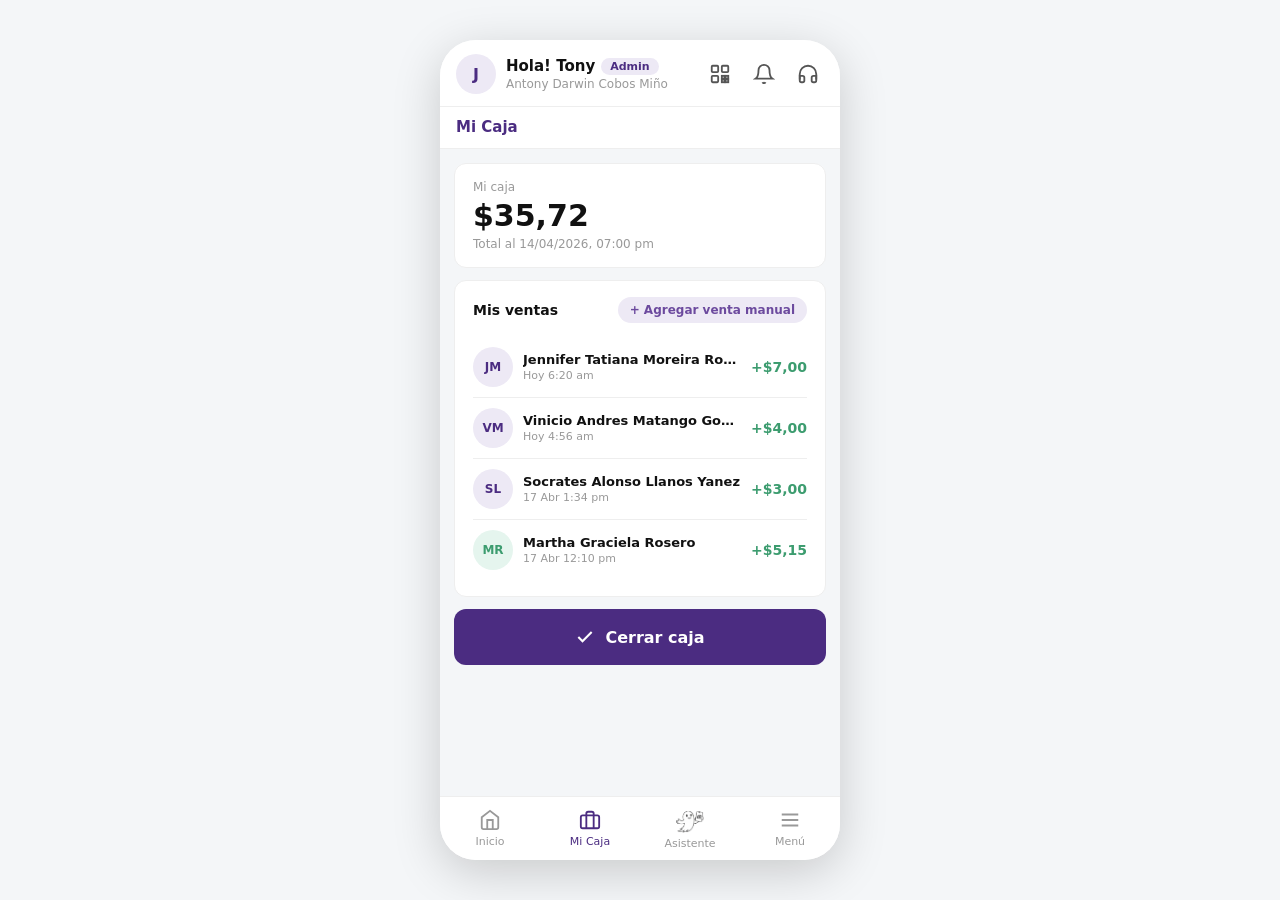
<file: HTML/caja.html>
<!DOCTYPE html>
<html lang="es">
<head>
  <meta charset="UTF-8" />
  <meta name="viewport" content="width=device-width, initial-scale=1.0" />
  <title>Deuna Negocios – Mi Caja</title>
  <link rel="stylesheet" href="../css/layout.css" />
  <link rel="stylesheet" href="../css/components.css" />
  <link rel="stylesheet" href="../css/styles.css" />
</head>
<body>

  <div class="page-wrapper">
    <div class="phone-container">

      <!-- ===== HEADER (sin pestañas en esta pantalla) ===== -->
      <header class="app-header">
        <div class="header-top">

          <div class="user-info">
            <div class="avatar">J</div>
            <div class="user-text">
              <div class="user-name">
                Hola! Tony
                <span class="badge-admin">Admin</span>
              </div>
              <div class="user-sub">Antony Darwin Cobos Miño</div>
            </div>
          </div>

          <div class="header-actions">
            <button class="icon-btn" title="Escanear QR">
              <svg width="22" height="22" viewBox="0 0 24 24" fill="none"
                   stroke="currentColor" stroke-width="2">
                <rect x="3" y="3" width="7" height="7" rx="1"/>
                <rect x="14" y="3" width="7" height="7" rx="1"/>
                <rect x="3" y="14" width="7" height="7" rx="1"/>
                <rect x="14" y="14" width="3" height="3"/>
                <rect x="18" y="14" width="3" height="3"/>
                <rect x="14" y="18" width="3" height="3"/>
                <rect x="18" y="18" width="3" height="3"/>
              </svg>
            </button>
            <button class="icon-btn" title="Notificaciones">
              <svg width="22" height="22" viewBox="0 0 24 24" fill="none"
                   stroke="currentColor" stroke-width="2">
                <path d="M18 8A6 6 0 0 0 6 8c0 7-3 9-3 9h18s-3-2-3-9"/>
                <path d="M13.73 21a2 2 0 0 1-3.46 0"/>
              </svg>
            </button>
            <button class="icon-btn" title="Soporte">
              <svg width="22" height="22" viewBox="0 0 24 24" fill="none"
                   stroke="currentColor" stroke-width="2">
                <path d="M3 18v-6a9 9 0 0 1 18 0v6"/>
                <path d="M21 19a2 2 0 0 1-2 2h-1a2 2 0 0 1-2-2v-3a2 2 0 0 1 2-2h3z"/>
                <path d="M3 19a2 2 0 0 0 2 2h1a2 2 0 0 0 2-2v-3a2 2 0 0 0-2-2H3z"/>
              </svg>
            </button>
          </div>
        </div>

        <!-- Título de sección en lugar de pestañas -->
        <div class="page-title-bar">
          <span class="page-title">Mi Caja</span>
        </div>
      </header>
      <!-- /HEADER -->


      <!-- ===== CONTENIDO ===== -->
      <main class="content-area">
        <div class="page-content">

          <!-- Resumen de caja activa -->
          <div class="card saldo-card">
            <div class="saldo-info">
              <p class="saldo-label">Mi caja</p>
              <div class="saldo-valor">$35,72</div>
              <p class="saldo-sub">Total al 14/04/2026, 07:00 pm</p>
            </div>
          </div>

          <!-- Mis ventas -->
          <div class="card">
            <div class="card-header-row">
              <h3 class="card-title" style="margin-bottom:0">Mis ventas</h3>
              <button class="btn-venta-manual">+ Agregar venta manual</button>
            </div>
            <ul class="transacciones-list">

              <li class="txn-row">
                <div class="txn-avatar">JM</div>
                <div class="txn-info">
                  <p class="txn-nombre">Jennifer Tatiana Moreira Rodriguez</p>
                  <p class="txn-fecha">Hoy 6:20 am</p>
                </div>
                <span class="txn-monto">+$7,00</span>
              </li>

              <li class="txn-row">
                <div class="txn-avatar">VM</div>
                <div class="txn-info">
                  <p class="txn-nombre">Vinicio Andres Matango Gomez</p>
                  <p class="txn-fecha">Hoy 4:56 am</p>
                </div>
                <span class="txn-monto">+$4,00</span>
              </li>

              <li class="txn-row">
                <div class="txn-avatar">SL</div>
                <div class="txn-info">
                  <p class="txn-nombre">Socrates Alonso Llanos Yanez</p>
                  <p class="txn-fecha">17 Abr 1:34 pm</p>
                </div>
                <span class="txn-monto">+$3,00</span>
              </li>

              <li class="txn-row">
                <div class="txn-avatar txn-avatar--green">MR</div>
                <div class="txn-info">
                  <p class="txn-nombre">Martha Graciela Rosero</p>
                  <p class="txn-fecha">17 Abr 12:10 pm</p>
                </div>
                <span class="txn-monto">+$5,15</span>
              </li>

            </ul>
          </div>

          <!-- Botón cerrar caja -->
          <button class="btn-cerrar-caja">
            <svg width="20" height="20" viewBox="0 0 24 24" fill="none"
                 stroke="currentColor" stroke-width="2.5">
              <path d="M20 6L9 17l-5-5"/>
            </svg>
            Cerrar caja
          </button>

        </div>
      </main>
      <!-- /CONTENIDO -->


      <!-- ===== BARRA DE NAVEGACIÓN INFERIOR ===== -->
      <nav class="bottom-nav">
        <a class="nav-item" href="index.html">
          <svg width="22" height="22" viewBox="0 0 24 24" fill="none"
               stroke="currentColor" stroke-width="2">
            <path d="M3 9l9-7 9 7v11a2 2 0 0 1-2 2H5a2 2 0 0 1-2-2z"/>
            <polyline points="9 22 9 12 15 12 15 22"/>
          </svg>
          <span>Inicio</span>
        </a>

        <!-- Mi Caja: activo en esta página -->
        <a class="nav-item active" href="caja.html">
          <svg width="22" height="22" viewBox="0 0 24 24" fill="none"
               stroke="currentColor" stroke-width="2">
            <rect x="2" y="7" width="20" height="14" rx="2"/>
            <path d="M16 21V5a2 2 0 0 0-2-2h-4a2 2 0 0 0-2 2v16"/>
          </svg>
          <span>Mi Caja</span>
        </a>

        <a class="nav-item" href="asistente.html">
          <span class="nav-icon-wrap nav-icon-wrap--assistant" aria-hidden="true">
            <img class="nav-icon-img nav-icon-img--default" src="../img/duni_gris.png" alt="" />
          </span>
          <span>Asistente</span>
        </a>

        <a class="nav-item" href="menu.html">
          <svg width="22" height="22" viewBox="0 0 24 24" fill="none"
               stroke="currentColor" stroke-width="2">
            <line x1="3" y1="6" x2="21" y2="6"/>
            <line x1="3" y1="12" x2="21" y2="12"/>
            <line x1="3" y1="18" x2="21" y2="18"/>
          </svg>
          <span>Menú</span>
        </a>
      </nav>
      <!-- /BOTTOM NAV -->

    </div>
  </div>

  <!-- No se necesita app.js en esta página -->
</body>
</html>
</file>
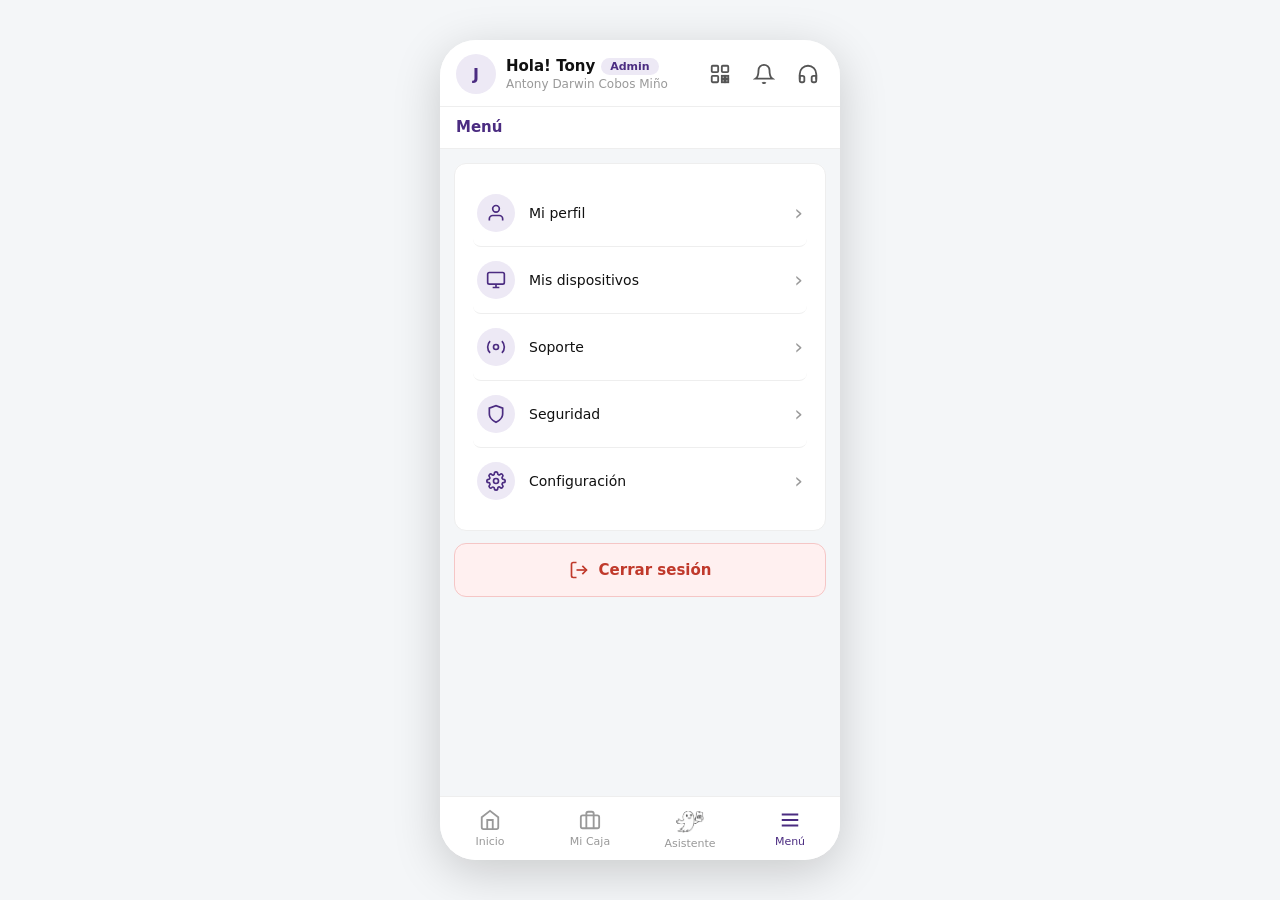
<file: HTML/menu.html>
<!DOCTYPE html>
<html lang="es">
<head>
  <meta charset="UTF-8" />
  <meta name="viewport" content="width=device-width, initial-scale=1.0" />
  <title>Deuna Negocios – Menú</title>
  <link rel="stylesheet" href="../css/layout.css" />
  <link rel="stylesheet" href="../css/components.css" />
  <link rel="stylesheet" href="../css/styles.css" />
</head>
<body>

  <div class="page-wrapper">
    <div class="phone-container">

      <!-- ===== HEADER (sin pestañas en esta pantalla) ===== -->
      <header class="app-header">
        <div class="header-top">

          <div class="user-info">
            <div class="avatar">J</div>
            <div class="user-text">
              <div class="user-name">
                Hola! Tony
                <span class="badge-admin">Admin</span>
              </div>
              <div class="user-sub">Antony Darwin Cobos Miño</div>
            </div>
          </div>

          <div class="header-actions">
            <button class="icon-btn" title="Escanear QR">
              <svg width="22" height="22" viewBox="0 0 24 24" fill="none"
                   stroke="currentColor" stroke-width="2">
                <rect x="3" y="3" width="7" height="7" rx="1"/>
                <rect x="14" y="3" width="7" height="7" rx="1"/>
                <rect x="3" y="14" width="7" height="7" rx="1"/>
                <rect x="14" y="14" width="3" height="3"/>
                <rect x="18" y="14" width="3" height="3"/>
                <rect x="14" y="18" width="3" height="3"/>
                <rect x="18" y="18" width="3" height="3"/>
              </svg>
            </button>
            <button class="icon-btn" title="Notificaciones">
              <svg width="22" height="22" viewBox="0 0 24 24" fill="none"
                   stroke="currentColor" stroke-width="2">
                <path d="M18 8A6 6 0 0 0 6 8c0 7-3 9-3 9h18s-3-2-3-9"/>
                <path d="M13.73 21a2 2 0 0 1-3.46 0"/>
              </svg>
            </button>
            <button class="icon-btn" title="Soporte">
              <svg width="22" height="22" viewBox="0 0 24 24" fill="none"
                   stroke="currentColor" stroke-width="2">
                <path d="M3 18v-6a9 9 0 0 1 18 0v6"/>
                <path d="M21 19a2 2 0 0 1-2 2h-1a2 2 0 0 1-2-2v-3a2 2 0 0 1 2-2h3z"/>
                <path d="M3 19a2 2 0 0 0 2 2h1a2 2 0 0 0 2-2v-3a2 2 0 0 0-2-2H3z"/>
              </svg>
            </button>
          </div>
        </div>

        <!-- Título de sección -->
        <div class="page-title-bar">
          <span class="page-title">Menú</span>
        </div>
      </header>
      <!-- /HEADER -->


      <!-- ===== CONTENIDO ===== -->
      <main class="content-area">
        <div class="page-content">

          <!-- Opciones del menú -->
          <div class="card">
            <ul class="menu-list">

              <li class="menu-item">
                <div class="menu-icon-wrap">
                  <svg width="20" height="20" viewBox="0 0 24 24" fill="none"
                       stroke="#4B2C81" stroke-width="2">
                    <path d="M20 21v-2a4 4 0 0 0-4-4H8a4 4 0 0 0-4 4v2"/>
                    <circle cx="12" cy="7" r="4"/>
                  </svg>
                </div>
                <span class="menu-label">Mi perfil</span>
                <span class="chevron">&#8250;</span>
              </li>

              <li class="menu-item">
                <div class="menu-icon-wrap">
                  <svg width="20" height="20" viewBox="0 0 24 24" fill="none"
                       stroke="#4B2C81" stroke-width="2">
                    <rect x="2" y="3" width="20" height="14" rx="2"/>
                    <path d="M8 21h8M12 17v4"/>
                  </svg>
                </div>
                <span class="menu-label">Mis dispositivos</span>
                <span class="chevron">&#8250;</span>
              </li>

              <li class="menu-item">
                <div class="menu-icon-wrap">
                  <svg width="20" height="20" viewBox="0 0 24 24" fill="none"
                       stroke="#4B2C81" stroke-width="2">
                    <circle cx="12" cy="12" r="3"/>
                    <path d="M19.07 4.93a10 10 0 0 1 0 14.14M4.93 4.93a10 10 0 0 0 0 14.14"/>
                  </svg>
                </div>
                <span class="menu-label">Soporte</span>
                <span class="chevron">&#8250;</span>
              </li>

              <li class="menu-item">
                <div class="menu-icon-wrap">
                  <svg width="20" height="20" viewBox="0 0 24 24" fill="none"
                       stroke="#4B2C81" stroke-width="2">
                    <path d="M12 22s8-4 8-10V5l-8-3-8 3v7c0 6 8 10 8 10z"/>
                  </svg>
                </div>
                <span class="menu-label">Seguridad</span>
                <span class="chevron">&#8250;</span>
              </li>

              <li class="menu-item">
                <div class="menu-icon-wrap">
                  <svg width="20" height="20" viewBox="0 0 24 24" fill="none"
                       stroke="#4B2C81" stroke-width="2">
                    <circle cx="12" cy="12" r="3"/>
                    <path d="M19.4 15a1.65 1.65 0 0 0 .33 1.82l.06.06a2 2 0 0 1-2.83 2.83l-.06-.06a1.65 1.65 0 0 0-1.82-.33 1.65 1.65 0 0 0-1 1.51V21a2 2 0 0 1-4 0v-.09A1.65 1.65 0 0 0 9 19.4a1.65 1.65 0 0 0-1.82.33l-.06.06a2 2 0 0 1-2.83-2.83l.06-.06A1.65 1.65 0 0 0 4.68 15a1.65 1.65 0 0 0-1.51-1H3a2 2 0 0 1 0-4h.09A1.65 1.65 0 0 0 4.6 9a1.65 1.65 0 0 0-.33-1.82l-.06-.06a2 2 0 0 1 2.83-2.83l.06.06A1.65 1.65 0 0 0 9 4.68a1.65 1.65 0 0 0 1-1.51V3a2 2 0 0 1 4 0v.09a1.65 1.65 0 0 0 1 1.51 1.65 1.65 0 0 0 1.82-.33l.06-.06a2 2 0 0 1 2.83 2.83l-.06.06A1.65 1.65 0 0 0 19.4 9a1.65 1.65 0 0 0 1.51 1H21a2 2 0 0 1 0 4h-.09a1.65 1.65 0 0 0-1.51 1z"/>
                  </svg>
                </div>
                <span class="menu-label">Configuración</span>
                <span class="chevron">&#8250;</span>
              </li>

            </ul>
          </div>

          <!-- Botón cerrar sesión -->
          <button class="btn-logout">
            <svg width="20" height="20" viewBox="0 0 24 24" fill="none"
                 stroke="currentColor" stroke-width="2">
              <path d="M9 21H5a2 2 0 0 1-2-2V5a2 2 0 0 1 2-2h4"/>
              <polyline points="16 17 21 12 16 7"/>
              <line x1="21" y1="12" x2="9" y2="12"/>
            </svg>
            Cerrar sesión
          </button>

        </div>
      </main>
      <!-- /CONTENIDO -->


      <!-- ===== BARRA DE NAVEGACIÓN INFERIOR ===== -->
      <nav class="bottom-nav">
        <a class="nav-item" href="index.html">
          <svg width="22" height="22" viewBox="0 0 24 24" fill="none"
               stroke="currentColor" stroke-width="2">
            <path d="M3 9l9-7 9 7v11a2 2 0 0 1-2 2H5a2 2 0 0 1-2-2z"/>
            <polyline points="9 22 9 12 15 12 15 22"/>
          </svg>
          <span>Inicio</span>
        </a>

        <a class="nav-item" href="caja.html">
          <svg width="22" height="22" viewBox="0 0 24 24" fill="none"
               stroke="currentColor" stroke-width="2">
            <rect x="2" y="7" width="20" height="14" rx="2"/>
            <path d="M16 21V5a2 2 0 0 0-2-2h-4a2 2 0 0 0-2 2v16"/>
          </svg>
          <span>Mi Caja</span>
        </a>

        <a class="nav-item" href="asistente.html">
          <span class="nav-icon-wrap nav-icon-wrap--assistant" aria-hidden="true">
            <img class="nav-icon-img nav-icon-img--default" src="../img/duni_gris.png" alt="" />
          </span>
          <span>Asistente</span>
        </a>

        <!-- Menú: activo en esta página -->
        <a class="nav-item active" href="menu.html">
          <svg width="22" height="22" viewBox="0 0 24 24" fill="none"
               stroke="currentColor" stroke-width="2">
            <line x1="3" y1="6" x2="21" y2="6"/>
            <line x1="3" y1="12" x2="21" y2="12"/>
            <line x1="3" y1="18" x2="21" y2="18"/>
          </svg>
          <span>Menú</span>
        </a>
        </a>
      </nav>
      <!-- /BOTTOM NAV -->

    </div>
  </div>

  <!-- No se necesita app.js en esta página -->
</body>
</html>
</file>
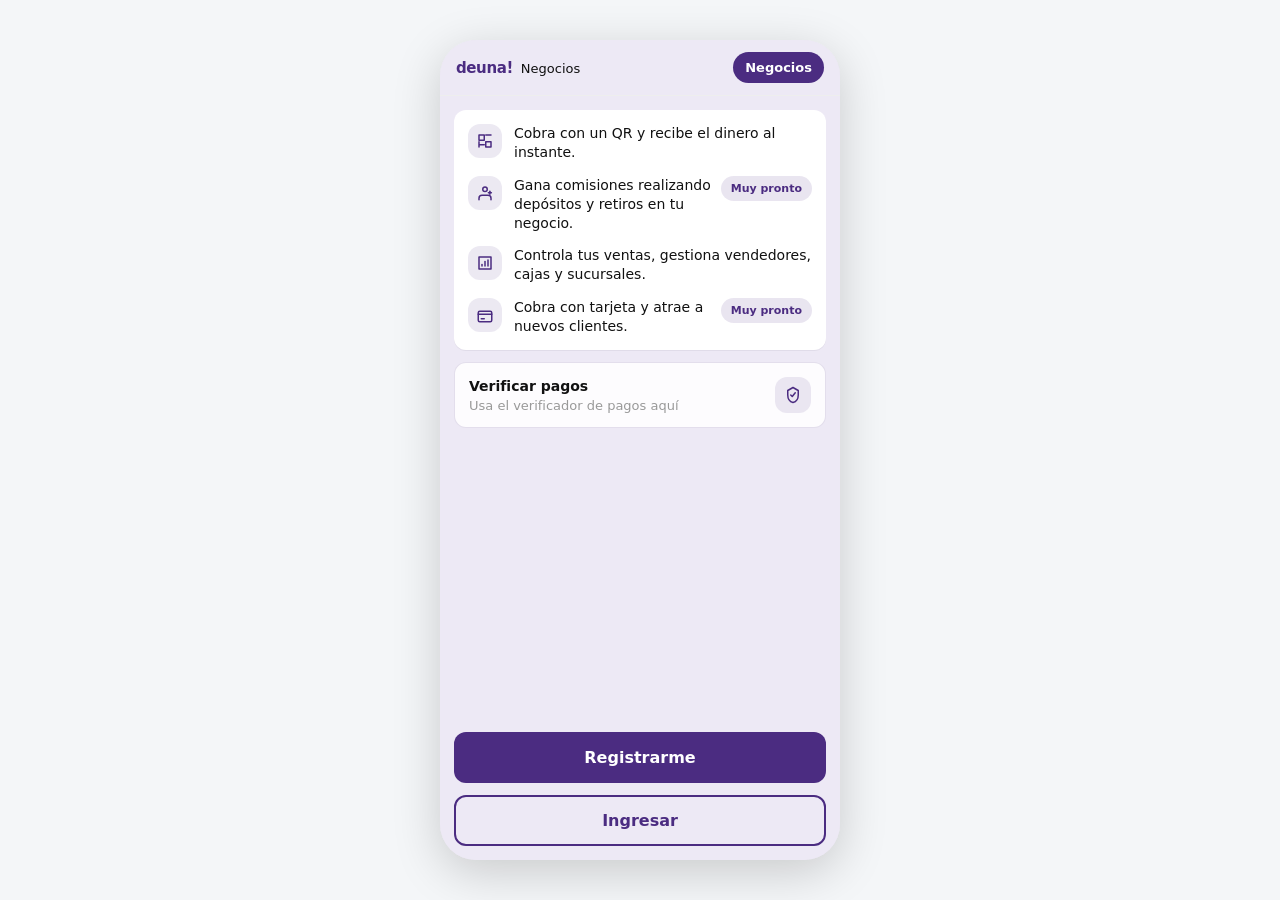
<file: HTML/onboarding.html>
<!DOCTYPE html>
<html lang="es">
<head>
  <meta charset="UTF-8" />
  <meta name="viewport" content="width=device-width, initial-scale=1.0" />
  <title>deuna! Negocios — Onboarding</title>
  <link rel="stylesheet" href="../css/layout.css" />
  <link rel="stylesheet" href="../css/onboarding.css" />
  <script src="../js/app.js" defer></script>
</head>
<body>
  <div class="page-wrapper">
    <div class="phone-container onboarding-screen">
      <header class="appbar" aria-label="Encabezado">
        <div class="appbar__brand" aria-label="deuna! Negocios">
          <strong>deuna!</strong>
          <span>Negocios</span>
        </div>
        <button class="appbar__pill" type="button" aria-label="Negocios">Negocios</button>
      </header>

          <main class="onboard-main" aria-label="Contenido de onboarding">
            <article class="card" aria-label="Beneficios">
              <ul class="benefits">
                <li class="benefit">
                  <div class="benefit__icon" aria-hidden="true">
                    <svg viewBox="0 0 24 24" fill="none" stroke="var(--purple-primary)" stroke-width="2" stroke-linecap="round" stroke-linejoin="round">
                      <rect x="4" y="4" width="7" height="7" />
                      <rect x="13" y="13" width="7" height="7" />
                      <path d="M4 17h7M17 4h3M4 13v7M13 4h7" />
                    </svg>
                  </div>
                  <div class="benefit__text">
                    <p>Cobra con un QR y recibe el dinero al instante.</p>
                  </div>
                </li>

                <li class="benefit">
                  <div class="benefit__icon" aria-hidden="true">
                    <svg viewBox="0 0 24 24" fill="none" stroke="var(--purple-primary)" stroke-width="2" stroke-linecap="round" stroke-linejoin="round">
                      <path d="M20 21v-2a4 4 0 0 0-4-4H8a4 4 0 0 0-4 4v2" />
                      <circle cx="12" cy="7" r="3" />
                      <path d="M16.5 11.5h4" />
                      <path d="M18.5 9.5v4" />
                    </svg>
                  </div>
                  <div class="benefit__text">
                    <p>Gana comisiones realizando depósitos y retiros en tu negocio.</p>
                    <span class="tag">Muy pronto</span>
                  </div>
                </li>

                <li class="benefit">
                  <div class="benefit__icon" aria-hidden="true">
                    <svg viewBox="0 0 24 24" fill="none" stroke="var(--purple-primary)" stroke-width="2" stroke-linecap="round" stroke-linejoin="round">
                      <path d="M4 4h16v16H4z" />
                      <path d="M8 14v2" />
                      <path d="M12 10v6" />
                      <path d="M16 8v8" />
                    </svg>
                  </div>
                  <div class="benefit__text">
                    <p>Controla tus ventas, gestiona vendedores, cajas y sucursales.</p>
                  </div>
                </li>

                <li class="benefit">
                  <div class="benefit__icon" aria-hidden="true">
                    <svg viewBox="0 0 24 24" fill="none" stroke="var(--purple-primary)" stroke-width="2" stroke-linecap="round" stroke-linejoin="round">
                      <rect x="3" y="7" width="18" height="14" rx="2" />
                      <path d="M3 11h18" />
                      <path d="M7 17h4" />
                    </svg>
                  </div>
                  <div class="benefit__text">
                    <p>Cobra con tarjeta y atrae a nuevos clientes.</p>
                    <span class="tag">Muy pronto</span>
                  </div>
                </li>
              </ul>
            </article>

            <section class="verify" aria-label="Verificar pagos">
              <div>
                <h2>Verificar pagos</h2>
                <p>Usa el verificador de pagos aquí</p>
              </div>
              <div class="verify__icon" aria-hidden="true">
                <svg viewBox="0 0 24 24" fill="none" stroke="var(--purple-primary)" stroke-width="2" stroke-linecap="round" stroke-linejoin="round">
                  <path d="M12 2l7 4v6c0 5-3 9-7 10C8 21 5 17 5 12V6l7-4z" />
                  <path d="M9 12l2 2 4-5" />
                </svg>
              </div>
            </section>
          </main>

          <footer class="actions" aria-label="Acciones">
            <button class="btn btn--primary" type="button">Registrarme</button>
            <button class="btn btn--outline" type="button" id="openRoleModal">Ingresar</button>
          </footer>

          <div class="modal-layer" aria-label="Modal de rol">
            <div class="backdrop" data-close="role-modal" aria-hidden="true"></div>
            <dialog class="modal" id="roleModal" aria-label="Ingresa a Deuna Negocios">
              <div class="modal__header">
                <h2 class="modal__title">Ingresa a Deuna Negocios</h2>
                <button class="modal__close" type="button" aria-label="Cerrar" data-close="role-modal">✕</button>
              </div>
              <div class="modal__body">
                <p>Elige un rol para continuar:</p>

                <fieldset class="roles">
                  <legend class="sr-only">Roles</legend>

                  <button class="role-card" type="button" aria-label="Soy Administrador" onclick="goToAdmin()">
                    <div class="role-art" aria-hidden="true">🏪</div>
                    <p class="role-title">Soy<br />Administrador</p>
                  </button>

                  <button class="role-card" type="button" aria-label="Soy Vendedor">
                    <div class="role-art" aria-hidden="true">🪙📱</div>
                    <p class="role-title">Soy<br />Vendedor</p>
                  </button>
                </fieldset>
              </div>
            </dialog>
          </div>

    </div>
  </div>
</body>
</html>
</file>
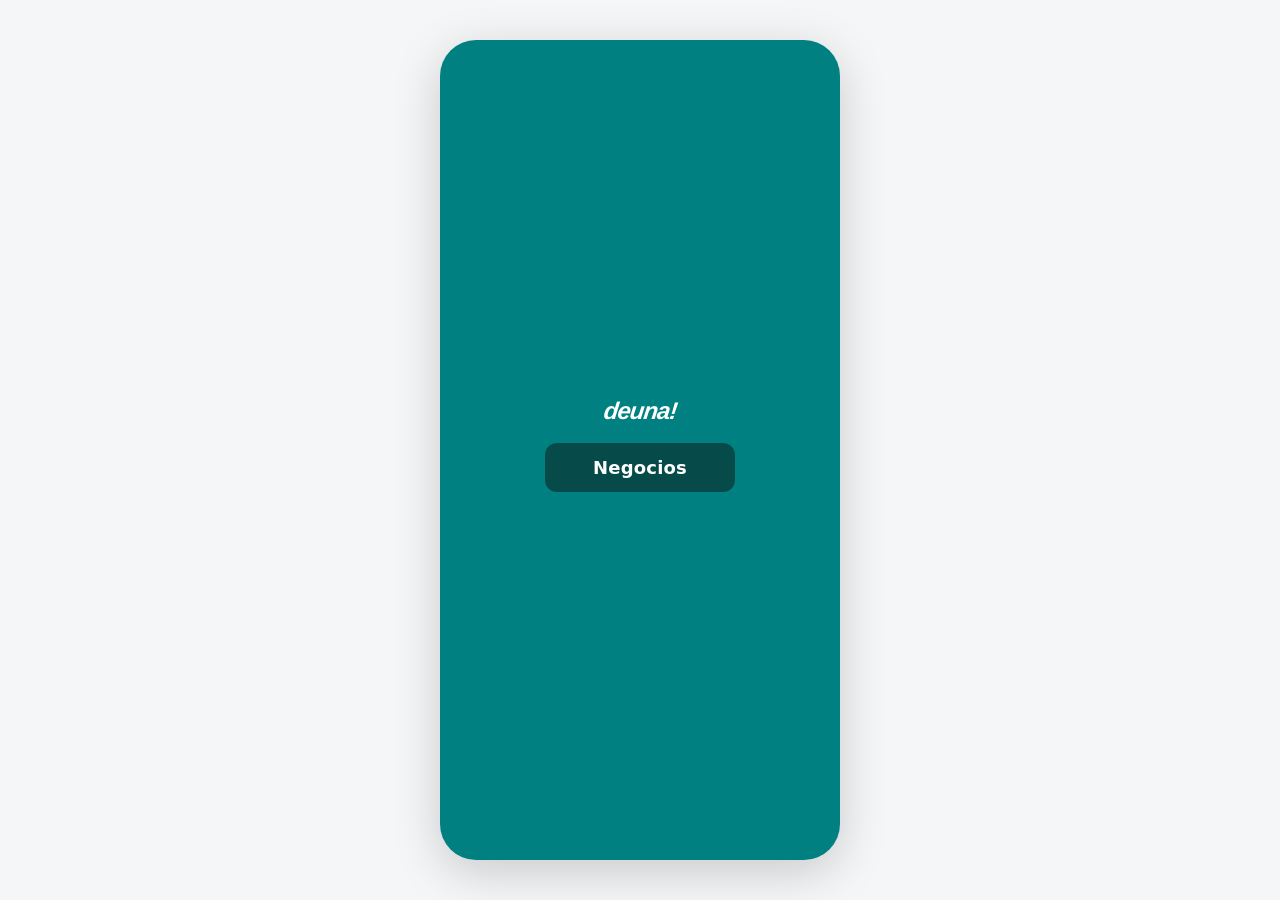
<file: HTML/splash.html>
<!DOCTYPE html>
<html lang="es">
<head>
  <meta charset="UTF-8" />
  <meta name="viewport" content="width=device-width, initial-scale=1.0" />
  <title>deuna! Negocios — Splash</title>
  <link rel="stylesheet" href="../css/layout.css" />
  <link rel="stylesheet" href="../css/splash.css" />
  <script src="../js/app.js" defer></script>
</head>
<body class="splash-page">
  <div class="page-wrapper">
    <div class="phone-container splash-screen">
      <main class="splash-main">
        <section class="brand" aria-label="Marca">
          <h1 class="logo">deuna!</h1>
          <p class="cta" aria-label="Negocios" >Negocios</p>
        </section>
      </main>
    </div>
  </div>
</body>
</html>
</file>
<file: css/layout.css>
/* ============================================================
   layout.css
   Estructura general de la página:
   - page-wrapper     → centra el teléfono en pantalla
   - phone-container  → simula el dispositivo móvil
   - app-header       → cabecera fija
   - tab-nav          → pestañas Cobrar / Gestionar
   - content-area     → zona con scroll
   - bottom-nav       → barra inferior fija
   ============================================================ */

/* ── Variables globales de diseño ─────────────────────────── */
:root {
  --purple-primary:   #4B2C81;   /* Botones, pestañas activas */
  --purple-accent:    #6C4A9E;   /* Elementos secundarios */
  --purple-light:     #EDE9F5;   /* Fondos de badges y avatares */
  --green-success:    #3C9C6F;   /* Montos positivos */
  --green-logo:       #0D9E7E;   /* Logo "d!" pequeño */

  --text-primary:     #111111;
  --text-secondary:   #555555;
  --text-muted:       #999999;
  --text-white:       #FFFFFF;

  --bg-page:          #F4F6F8;   /* Fondo gris claro del cuerpo */
  --bg-white:         #FFFFFF;
  --bg-icon:          #F0F0F0;

  --border-color:     #EEEEEE;

  --radius-sm:        8px;
  --radius-md:        12px;
  --radius-lg:        16px;
  --radius-xl:        30px;
  --radius-full:      9999px;

  --font-main: 'Inter', 'Roboto', system-ui, sans-serif;
}

/* ── Reset básico ──────────────────────────────────────────── */
*,
*::before,
*::after {
  box-sizing: border-box;
  margin: 0;
  padding: 0;
}

body {
  font-family: var(--font-main);
  background: var(--bg-page);
  display: flex;
  justify-content: center;
  align-items: center;
  min-height: 100vh;
  padding: 24px 8px;
}

/* ── Wrapper de página ─────────────────────────────────────── */
.page-wrapper {
  display: flex;
  justify-content: center;
  width: 100%;
}

/* ── Contenedor principal (simula teléfono) ────────────────── */
.phone-container {
  width: 100%;
  max-width: 400px;
  height: 820px;
  background: var(--bg-white);
  border-radius: 36px;
  box-shadow: 0 12px 48px rgba(0, 0, 0, 0.18);
  overflow: hidden;
  display: flex;
  flex-direction: column;
  position: relative;
}

/* ── Header de la app ──────────────────────────────────────── */
.app-header {
  flex-shrink: 0;
  background: var(--bg-white);
  border-bottom: 1px solid var(--border-color);
}

.header-top {
  display: flex;
  align-items: center;
  justify-content: space-between;
  padding: 14px 16px 12px;
}

/* ── Pestañas de navegación (Cobrar / Gestionar) ───────────── */
.tab-nav {
  display: flex;
}

.tab {
  flex: 1;
  background: none;
  border: none;
  border-bottom: 3px solid transparent;
  padding: 10px 0;
  font-size: 14px;
  font-weight: 600;
  color: var(--text-muted);
  cursor: pointer;
  transition: color 0.2s, border-color 0.2s;
}

.tab.active {
  color: var(--purple-primary);
  border-bottom-color: var(--purple-primary);
}

/* ── Área de contenido (con scroll vertical) ───────────────── */
/*
   overflow: hidden en el contenedor padre para que el scroll
   solo ocurra dentro de la vista activa, no entre vistas.
*/
.content-area {
  flex: 1;
  overflow: hidden;        /* ← evita que se vea la vista inactiva */
  position: relative;
  background: var(--bg-page);
}

/* ── Sistema de vistas (show/hide por pestaña) ─────────────── */
/*
   Cada vista ocupa exactamente el 100% del content-area.
   overflow-y: auto aquí dentro para que cada vista tenga
   su propio scroll independiente.
*/
.view {
  display: none;
  width: 100%;
  height: 100%;
  overflow-y: auto;

  /* Ocultar scrollbar en todos los navegadores */
  scrollbar-width: none;
  -ms-overflow-style: none;
}
.view::-webkit-scrollbar {
  display: none;
}
.view.active {
  display: block;
}

/* ── Barra de navegación inferior ─────────────────────────── */
.bottom-nav {
  flex-shrink: 0;
  display: flex;
  background: var(--bg-white);
  border-top: 1px solid var(--border-color);
}

.nav-item {
  flex: 1;
  display: flex;
  flex-direction: column;
  align-items: center;
  justify-content: center;
  gap: 4px;
  padding: 10px 0;
  background: none;
  border: none;
  cursor: pointer;
  color: var(--text-muted);
  font-size: 11px;
  font-family: var(--font-main);
  transition: color 0.2s;
}

.nav-item.active {
  color: var(--purple-primary);
}

.nav-item svg {
  stroke: currentColor;
}
</file>
<file: css/components.css>
/* ============================================================
   components.css
   Todos los componentes de la UI:
   - Avatar + info de usuario
   - Badges (Admin)
   - Logo "d!"
   - Monto + tipo de cobro
   - Motivo row
   - Teclado numérico
   - Botón principal
   - Tarjeta de saldo
   - Accesos rápidos
   - Novedades
   - Lista de transacciones
   ============================================================ */


/* ── Avatar (círculo con iniciales) ───────────────────────── */
.avatar {
  width: 40px;
  height: 40px;
  border-radius: 50%;
  background: var(--purple-light);
  display: flex;
  align-items: center;
  justify-content: center;
  font-size: 16px;
  font-weight: 700;
  color: var(--purple-primary);
  flex-shrink: 0;
}


/* ── Información del usuario (header) ─────────────────────── */
.user-info {
  display: flex;
  align-items: center;
  gap: 10px;
}

.user-name {
  display: flex;
  align-items: center;
  gap: 6px;
  font-size: 15px;
  font-weight: 700;
  color: var(--text-primary);
}

.user-sub {
  font-size: 12px;
  color: var(--text-muted);
  margin-top: 2px;
}


/* ── Badge "Admin" ─────────────────────────────────────────── */
.badge-admin {
  background: var(--purple-light);
  color: var(--purple-primary);
  font-size: 11px;
  font-weight: 600;
  padding: 2px 9px;
  border-radius: var(--radius-full);
}


/* ── Botones de icono (QR, campana, auriculares) ───────────── */
.header-actions {
  display: flex;
  align-items: center;
  gap: 12px;
}

.icon-btn {
  width: 32px;
  height: 32px;
  background: none;
  border: none;
  cursor: pointer;
  display: flex;
  align-items: center;
  justify-content: center;
  color: var(--text-secondary);
  border-radius: var(--radius-sm);
  transition: background 0.15s;
}

.icon-btn:hover {
  background: var(--bg-page);
}


/* ── Logo circular "d!" ────────────────────────────────────── */
.logo-area {
  display: flex;
  justify-content: center;
  padding: 20px 0 8px;
}

.d-logo {
  width: 48px;
  height: 48px;
  border-radius: 50%;
  background: var(--purple-primary);
  display: flex;
  align-items: center;
  justify-content: center;
  color: var(--text-white);
  font-style: italic;
  font-weight: 900;
  font-size: 22px;
  letter-spacing: -1px;
}

/* Logo pequeño para novedades */
.d-logo-small {
  width: 38px;
  height: 38px;
  border-radius: var(--radius-sm);
  background: var(--green-logo);
  display: flex;
  align-items: center;
  justify-content: center;
  color: var(--text-white);
  font-style: italic;
  font-weight: 900;
  font-size: 17px;
  letter-spacing: -1px;
}


/* ── Área de monto ─────────────────────────────────────────── */
.monto-area {
  text-align: center;
  padding: 6px 0 16px;
}

.monto-label {
  font-size: 14px;
  color: var(--text-muted);
  margin-bottom: 4px;
}

.monto-valor {
  font-size: 46px;
  font-weight: 700;
  color: var(--text-primary);
  letter-spacing: -2px;
}


/* ── Selector de tipo de cobro (QR / Tarje... / Man...) ────── */
.tipo-cobro {
  display: flex;
  justify-content: center;
  gap: 8px;
  padding: 0 16px 16px;
}

.tipo-btn {
  padding: 10px 22px;
  border-radius: var(--radius-full);
  font-size: 14px;
  font-weight: 600;
  border: none;
  cursor: pointer;
  font-family: var(--font-main);
  background: var(--purple-light);
  color: var(--purple-accent);
  transition: background 0.2s, color 0.2s;
}

.tipo-btn.active {
  background: var(--purple-primary);
  color: var(--text-white);
}

.tipo-btn:hover:not(.active) {
  background: #ddd5f0;
}


/* ── Fila de motivo (opcional) ─────────────────────────────── */
.motivo-row {
  display: flex;
  align-items: center;
  justify-content: space-between;
  padding: 14px 20px;
  border-top: 1px solid var(--border-color);
  border-bottom: 1px solid var(--border-color);
  font-size: 14px;
  color: var(--text-muted);
  background: var(--bg-white);
  cursor: pointer;
}

.motivo-row:hover {
  background: var(--bg-page);
}

.chevron {
  font-size: 22px;
  color: var(--text-muted);
  line-height: 1;
}


/* ── Teclado numérico ──────────────────────────────────────── */
.keypad {
  display: grid;
  grid-template-columns: repeat(3, 1fr);
  padding: 6px 16px 0;
  background: var(--bg-white);
}

.key {
  height: 58px;
  display: flex;
  align-items: center;
  justify-content: center;
  font-size: 26px;
  font-weight: 500;
  font-family: var(--font-main);
  color: var(--purple-primary);
  background: none;
  border: none;
  cursor: pointer;
  border-radius: var(--radius-sm);
  transition: background 0.1s;
  user-select: none;
}

.key:hover,
.key:active {
  background: var(--bg-page);
}

/* Tecla de borrar no tiene borde/fondo extra */
.key-del {
  display: flex;
  align-items: center;
  justify-content: center;
}


/* ── Botón principal "Continuar para Cobrar" ───────────────── */
.cobrar-btn-wrap {
  padding: 10px 16px 16px;
  background: var(--bg-white);
}

.btn-primary {
  width: 100%;
  padding: 18px;
  background: var(--purple-primary);
  color: var(--text-white);
  border: none;
  border-radius: var(--radius-md);
  font-size: 17px;
  font-weight: 700;
  font-family: var(--font-main);
  cursor: pointer;
  transition: background 0.2s, transform 0.1s;
}

.btn-primary:hover {
  background: #3d2268;
}

.btn-primary:active {
  transform: scale(0.98);
}


/* ── Tarjetas genéricas ────────────────────────────────────── */
.card {
  background: var(--bg-white);
  border-radius: var(--radius-md);
  border: 1px solid var(--border-color);
  padding: 16px 18px;
}

.card-title {
  font-size: 14px;
  font-weight: 700;
  color: var(--text-primary);
  margin-bottom: 14px;
}


/* ── Tarjeta de saldo ──────────────────────────────────────── */
.saldo-card {
  display: flex;
  align-items: center;
  justify-content: space-between;
}

.saldo-label {
  font-size: 12px;
  color: var(--text-muted);
  margin-bottom: 4px;
}

.saldo-valor {
  font-size: 30px;
  font-weight: 700;
  color: var(--text-primary);
  display: flex;
  align-items: center;
  gap: 10px;
}

.eye-icon {
  cursor: pointer;
  display: flex;
  align-items: center;
}


/* ── Accesos rápidos (grilla de 4 iconos) ──────────────────── */
.accesos-grid {
  display: grid;
  grid-template-columns: repeat(4, 1fr);
  gap: 6px;
}

.acceso-item {
  display: flex;
  flex-direction: column;
  align-items: center;
  gap: 6px;
  cursor: pointer;
}

.acceso-icon {
  width: 46px;
  height: 46px;
  border-radius: 50%;
  background: var(--bg-icon);
  display: flex;
  align-items: center;
  justify-content: center;
  transition: background 0.15s;
}

.acceso-item:hover .acceso-icon {
  background: var(--purple-light);
}

.acceso-label {
  font-size: 10px;
  color: var(--text-secondary);
  text-align: center;
  line-height: 1.3;
}


/* ── Sección Novedades ─────────────────────────────────────── */
.novedades-grid {
  display: grid;
  grid-template-columns: 1fr 1fr;
  gap: 10px;
}

.novedad-card {
  border: 1px solid var(--border-color);
  border-radius: var(--radius-md);
  padding: 14px;
  display: flex;
  flex-direction: column;
  justify-content: space-between;
  gap: 12px;
  min-height: 90px;
}

.novedad-card p {
  font-size: 12px;
  color: var(--text-secondary);
  line-height: 1.4;
}


/* ── Lista de transacciones ────────────────────────────────── */
.transacciones-list {
  list-style: none;
}

.txn-row {
  display: flex;
  align-items: center;
  gap: 10px;
  padding: 10px 0;
  border-bottom: 1px solid var(--border-color);
}

.txn-row:last-child {
  border-bottom: none;
}

/* Avatar de iniciales en transacciones */
.txn-avatar {
  width: 40px;
  height: 40px;
  border-radius: 50%;
  background: var(--purple-light);
  color: var(--purple-primary);
  display: flex;
  align-items: center;
  justify-content: center;
  font-size: 12px;
  font-weight: 700;
  flex-shrink: 0;
}

/* Variante verde para ciertos avatares */
.txn-avatar--green {
  background: #e5f5ee;
  color: var(--green-success);
}

.txn-info {
  flex: 1;
  min-width: 0; /* Evita desbordamiento de texto largo */
}

.txn-nombre {
  font-size: 13px;
  font-weight: 600;
  color: var(--text-primary);
  white-space: nowrap;
  overflow: hidden;
  text-overflow: ellipsis;
}

.txn-fecha {
  font-size: 11px;
  color: var(--text-muted);
  margin-top: 2px;
}

.txn-monto {
  font-size: 14px;
  font-weight: 700;
  color: var(--green-success);
  flex-shrink: 0;
}
</file>
<file: css/styles.css>
/* ============================================================
   styles.css
   Espaciados y ajustes específicos por vista:
   - Vista Cobrar (fondo blanco continuo)
   - Vista Gestionar (fondo gris con tarjetas separadas)
   ============================================================ */


/* ── Vista Cobrar: fondo blanco que llena el contenedor ────── */
#view-cobrar {
  background: var(--bg-white);
}


/* ── Vista Gestionar: grilla de tarjetas con padding/gap ───── */
/*
   No ponemos display:flex aquí porque layout.css ya maneja
   el display de .view. Solo definimos el layout interno
   cuando la vista está visible.
*/
#view-gestionar.active {
  display: flex;
  flex-direction: column;
  gap: 12px;
  padding: 14px;
  background: var(--bg-page);
}


/* ── Vista Mi Caja ─────────────────────────────────────────── */
#view-caja.active {
  display: flex;
  flex-direction: column;
  gap: 12px;
  padding: 14px;
  background: var(--bg-page);
}

/* Subtítulo dentro de la tarjeta de caja */
.saldo-sub {
  font-size: 12px;
  color: var(--text-muted);
  margin-top: 4px;
}

/* Fila de cabecera: título + botón en la misma línea */
.card-header-row {
  display: flex;
  align-items: center;
  justify-content: space-between;
  margin-bottom: 14px;
}

/* Botón "Agregar venta manual" */
.btn-venta-manual {
  background: var(--purple-light);
  color: var(--purple-accent);
  border: none;
  border-radius: var(--radius-full);
  padding: 6px 12px;
  font-size: 12px;
  font-weight: 600;
  font-family: var(--font-main);
  cursor: pointer;
  transition: background 0.15s;
}

.btn-venta-manual:hover {
  background: #ddd5f0;
}

/* Botón "Cerrar caja" */
.btn-cerrar-caja {
  width: 100%;
  padding: 18px;
  background: var(--purple-primary);
  color: var(--text-white);
  border: none;
  border-radius: var(--radius-md);
  font-size: 16px;
  font-weight: 700;
  font-family: var(--font-main);
  cursor: pointer;
  display: flex;
  align-items: center;
  justify-content: center;
  gap: 10px;
  transition: background 0.2s, transform 0.1s;
}

.btn-cerrar-caja:hover {
  background: #3d2268;
}

.btn-cerrar-caja:active {
  transform: scale(0.98);
}


/* ── Barra de título (reemplaza las tabs en Caja y Menú) ─── */
.page-title-bar {
  padding: 10px 16px 12px;
  border-top: 1px solid var(--border-color);
}

.page-title {
  font-size: 15px;
  font-weight: 700;
  color: var(--purple-primary);
}

/* ── Contenido de páginas sin vistas (Caja, Menú) ──────────*/
.page-content {
  display: flex;
  flex-direction: column;
  gap: 12px;
  padding: 14px;
  background: var(--bg-page);
  min-height: 100%;
}

/* ── Lista de opciones del Menú ─────────────────────────── */
.menu-list {
  list-style: none;
}

.menu-item {
  display: flex;
  align-items: center;
  gap: 14px;
  padding: 14px 4px;
  border-bottom: 1px solid var(--border-color);
  cursor: pointer;
  transition: background 0.15s;
  border-radius: var(--radius-sm);
}

.menu-item:last-child {
  border-bottom: none;
}

.menu-item:hover {
  background: var(--bg-page);
}

.menu-icon-wrap {
  width: 38px;
  height: 38px;
  border-radius: 50%;
  background: var(--purple-light);
  display: flex;
  align-items: center;
  justify-content: center;
  flex-shrink: 0;
}

.menu-label {
  flex: 1;
  font-size: 14px;
  font-weight: 500;
  color: var(--text-primary);
}

/* ── Botón cerrar sesión ─────────────────────────────────── */
.btn-logout {
  width: 100%;
  padding: 16px;
  background: #fff0f0;
  color: #c0392b;
  border: 1px solid #f5c6c6;
  border-radius: var(--radius-md);
  font-size: 15px;
  font-weight: 600;
  font-family: var(--font-main);
  cursor: pointer;
  display: flex;
  align-items: center;
  justify-content: center;
  gap: 10px;
  transition: background 0.2s;
}

.btn-logout:hover {
  background: #ffe0e0;
}

/* ── nav-item como enlace (para <a> en lugar de <button>) ── */
.nav-item {
  text-decoration: none;
  color: var(--text-muted);
}

.nav-item.active {
  color: var(--purple-primary);
}

.nav-icon-wrap--assistant {
  width: 22px;
  height: 22px;
  display: flex;
  align-items: center;
  justify-content: center;
  overflow: visible;
  position: relative;
}

.nav-icon-img {
  width: 40px;
  height: 40px;
  border-radius: 0;
  object-fit: contain;
  flex-shrink: 0;
}

.nav-icon-img--default {
  position: absolute;
  top: 50%;
  left: 50%;
  width: 30px;
  height: 30px;
  transform: translate(-50%, -50%);
  opacity: 1;
  transition: opacity 0.12s ease;
}

.nav-icon-img--pressed {
  position: absolute;
  inset: 0;
  opacity: 0;
  transition: opacity 0.12s ease;
}

.nav-item:active .nav-icon-img--default,
.nav-item:focus-visible .nav-icon-img--default {
  opacity: 0;
}

.nav-item:active .nav-icon-img--pressed,
.nav-item:focus-visible .nav-icon-img--pressed {
  opacity: 1;
}

.nav-icon-wrap--assistant + span {
  margin-top: 4px;
}

.nav-item.active .nav-label-assistant {
  margin-top: -1px;
}
</file>
<file: css/asistente.css>
/* ============================================================
   asistente.css
   Estilos específicos para la pantalla del asistente de voz
   ============================================================ */

.asistente-content {
  display: flex;
  flex-direction: column;
  padding: 0;
  gap: 0;
  height: 100%;
}

.asistente-chat {
  flex: 1;
  overflow-y: auto;
  padding: 14px;
  display: flex;
  flex-direction: column;
  gap: 12px;
}

.chat-message {
  display: flex;
  align-items: flex-start;
  gap: 8px;
  width: 100%;
  min-width: 0;
}

.chat-avatar {
  width: 30px;
  height: 30px;
  border-radius: 50%;
  border: 0.5px solid #4B2C81;
  object-fit: cover;
  flex-shrink: 0;
}

.chat-bubble {
  flex: 0 1 auto;
  min-width: 0;
  max-width: 85%;
  padding: 12px 14px;
  border-radius: var(--radius-md);
  overflow-wrap: anywhere;
  word-break: break-word;
}

.chat-message p {
  margin: 0;
  font-size: 14px;
  line-height: 1.4;
  overflow-wrap: anywhere;
  word-break: break-word;
}

.bot-message {
  align-self: flex-start;
}

.bot-message .chat-bubble {
  background: var(--purple-light);
  color: var(--text-primary);
}

.user-message {
  align-self: flex-end;
  justify-content: flex-end;
}

.user-message .chat-bubble {
  max-width: 90%;
  background: var(--purple-primary);
  color: var(--text-white);
}

.asistente-input {
  display: flex;
  align-items: center;
  gap: 12px;
  padding: 12px 14px;
  background: var(--bg-white);
  border-top: 1px solid var(--border-color);
  flex-shrink: 0;
}

.btn-voice {
  width: 42px;
  height: 42px;
  border: none;
  border-radius: 50%;
  background: var(--purple-primary);
  color: var(--text-white);
  display: flex;
  align-items: center;
  justify-content: center;
  cursor: pointer;
  transition: background 0.2s, transform 0.1s;
  flex-shrink: 0;
}

.btn-voice:hover {
  background: #3d2268;
}

.btn-voice:active {
  transform: scale(0.95);
}

.btn-voice:focus-visible {
  outline: 2px solid rgba(75, 44, 129, 0.35);
  outline-offset: 2px;
}

.btn-voice.is-recording {
  background: #d32f2f;
  box-shadow: 0 0 0 0 rgba(211, 47, 47, 0.45);
  animation: voice-recording-pulse 1.2s infinite;
}

.btn-voice.is-recording:hover {
  background: #c62828;
}

@keyframes voice-recording-pulse {
  0% {
    box-shadow: 0 0 0 0 rgba(211, 47, 47, 0.45);
  }
  70% {
    box-shadow: 0 0 0 10px rgba(211, 47, 47, 0);
  }
  100% {
    box-shadow: 0 0 0 0 rgba(211, 47, 47, 0);
  }
}

.asistente-text-input {
  width: 100%;
  padding: 10px 12px;
  border: 1px solid var(--border-color);
  border-radius: var(--radius-sm);
  font-size: 14px;
  font-family: var(--font-main);
  color: var(--text-primary);
  outline: none;
  transition: border-color 0.2s;
}

.asistente-text-input:focus {
  border-color: var(--purple-primary);
  
}

.asistente-text-input::placeholder {
  color: var(--text-muted);
}

.asistente-input-field {
  flex: 1;
  position: relative;
}

.asistente-input-field .asistente-text-input {
  padding-right: 60px;
}

.btn-send {
  position: absolute;
  top: 50%;
  right: 7px;
  transform: translateY(-50%);
  width: 32px;
  height: 32px;
  border: 0;
  border-radius: 999px;
  background: #EDE9F5;
  color: #4B2C81;
  display: flex;
  align-items: center;
  justify-content: center;
  cursor: pointer;
  transition: background 0.2s, transform 0.1s;
}

.asistente-text-input:not(:placeholder-shown) + .btn-send {
  background: #4B2C81;
  color: var(--text-white);
}

.btn-send:hover {
  background: #3d2268;
}

.btn-send:active {
  transform: translateY(-50%) scale(0.95);
}

.btn-send:focus-visible {
  outline: 2px solid rgba(75, 44, 129, 0.35);
  outline-offset: 2px;
}

/* ============================================================
   Estilos para Preguntas Frecuentes
   ============================================================ */

.preguntas-frecuentes-section {
  display: flex;
  flex-direction: column;
  gap: 12px;
  margin-top: 16px;
}

.preguntas-titulo {
  font-size: 13px;
  font-weight: 600;
  color: var(--text-secondary);
  text-transform: uppercase;
  letter-spacing: 0.5px;
  margin: 0;
  padding: 0;
}

.preguntas-container {
  display: flex;
  flex-direction: column;
  gap: 8px;
}

.pregunta-bubble {
  padding: 10px 14px;
  border: 1px solid var(--border-color);
  border-radius: var(--radius-md);
  background: var(--bg-white);
  color: var(--text-primary);
  font-size: 13px;
  font-family: var(--font-main);
  text-align: left;
  cursor: pointer;
  transition: all 0.2s ease;
  word-wrap: break-word;
  white-space: normal;
  min-height: 44px;
  display: flex;
  align-items: center;
}

.pregunta-bubble:hover {
  background: #f8f6fc;
  border-color: var(--purple-primary);
  transform: translateX(2px);
}

.pregunta-bubble:active {
  transform: translateX(2px) scale(0.98);
  background: #ede9f5;
}

.pregunta-bubble:focus-visible {
  outline: 2px solid var(--purple-primary);
  outline-offset: 2px;
}

/* ============================================================
   Animación de Carga
   ============================================================ */

.chat-avatar-animated {
  animation: bounce 1.4s infinite;
}

@keyframes bounce {
  0%, 80%, 100% {
    transform: translateY(0);
  }
  40% {
    transform: translateY(-8px);
  }
}

.loading-indicator {
  display: flex;
  gap: 4px;
  align-items: center;
}

.dot {
  width: 6px;
  height: 6px;
  border-radius: 50%;
  background-color: #4B2C81;
  animation: pulse 1.4s infinite;
}

.dot:nth-child(2) {
  animation-delay: 0.2s;
}

.dot:nth-child(3) {
  animation-delay: 0.4s;
}

@keyframes pulse {
  0%, 60%, 100% {
    opacity: 0.3;
    transform: scale(1);
  }
  30% {
    opacity: 1;
    transform: scale(1.2);
  }
}
</file>
<file: css/onboarding.css>
/* ============================================================
   onboarding.css
   Pantalla de onboarding - Beneficios y rol
   Estilos específicos para onboarding
   ============================================================ */

.onboarding-screen {
  background: var(--purple-light);
  display: flex;
  flex-direction: column;
}

.appbar {
  display: flex;
  align-items: center;
  justify-content: space-between;
  gap: 12px;
  padding: 12px 16px;
  background: var(--purple-light);
  border-bottom: 1px solid var(--border-color);
  flex-shrink: 0;
}

.appbar__brand {
  display: flex;
  align-items: baseline;
  gap: 8px;
  white-space: nowrap;
}

.appbar__brand strong {
  color: var(--purple-primary);
  font-weight: 800;
  letter-spacing: -0.4px;
  font-size: 15px;
}

.appbar__brand span {
  color: var(--text-primary);
  font-size: 13px;
}

.appbar__pill {
  border: 0;
  background: var(--purple-primary);
  color: var(--text-white);
  font-weight: 700;
  font-size: 13px;
  padding: 8px 12px;
  border-radius: 999px;
  cursor: pointer;
  font-family: var(--font-main);
  transition: background 0.2s;
}

.appbar__pill:hover {
  background: #3d2268;
}

.onboard-main {
  flex: 1;
  display: flex;
  flex-direction: column;
  gap: 12px;
  padding: 14px;
  overflow: auto;
  background: var(--purple-light);
}

.card {
  background: var(--bg-white);
  border-radius: var(--radius-md);
  padding: 14px;
  box-shadow: 0 1px 0 rgba(17, 24, 39, 0.06);
}

.benefits {
  list-style: none;
  padding: 0;
  margin: 0;
  display: flex;
  flex-direction: column;
  gap: 14px;
}

.benefit {
  display: flex;
  gap: 12px;
  align-items: flex-start;
}

.benefit__icon {
  width: 34px;
  height: 34px;
  border-radius: 12px;
  background: rgba(75, 44, 129, 0.10);
  display: flex;
  align-items: center;
  justify-content: center;
  flex: 0 0 auto;
}

.benefit__icon svg {
  width: 18px;
  height: 18px;
  display: block;
}

.benefit__text {
  flex: 1;
  display: flex;
  gap: 8px;
  align-items: flex-start;
  justify-content: space-between;
}

.benefit p {
  margin: 0;
  color: var(--text-primary);
  font-size: 14px;
  line-height: 1.35;
}

.tag {
  flex: 0 0 auto;
  font-size: 11px;
  font-weight: 700;
  color: var(--purple-primary);
  background: rgba(75, 44, 129, 0.12);
  padding: 6px 10px;
  border-radius: 999px;
  white-space: nowrap;
}

.verify {
  display: flex;
  align-items: center;
  justify-content: space-between;
  gap: 12px;
  padding: 14px;
  border-radius: var(--radius-md);
  background: rgba(255, 255, 255, 0.85);
  border: 1px solid rgba(75, 44, 129, 0.14);
}

.verify h2 {
  margin: 0;
  font-size: 14px;
  color: var(--text-primary);
  font-weight: 700;
}

.verify p {
  margin: 4px 0 0;
  font-size: 13px;
  color: var(--text-muted);
}

.verify__icon {
  width: 36px;
  height: 36px;
  border-radius: 12px;
  background: rgba(75, 44, 129, 0.10);
  display: flex;
  align-items: center;
  justify-content: center;
  flex: 0 0 auto;
}

.verify__icon svg {
  width: 18px;
  height: 18px;
  display: block;
}

.actions {
  display: flex;
  flex-direction: column;
  gap: 12px;
  padding: 0 14px 14px;
  background: var(--purple-light);
  flex-shrink: 0;
}

.btn {
  appearance: none;
  -webkit-appearance: none;
  width: 100%;
  border-radius: var(--radius-md);
  padding: 14px 16px;
  font-size: 16px;
  font-weight: 800;
  border: 2px solid transparent;
  font-family: var(--font-main);
  cursor: pointer;
  transition: background 0.2s, transform 0.1s;
}

.btn:focus-visible {
  outline: 2px solid rgba(75, 44, 129, 0.35);
  outline-offset: 3px;
}

.btn--primary {
  background: var(--purple-primary);
  color: var(--text-white);
}

.btn--primary:hover {
  background: #3d2268;
}

.btn--primary:active {
  transform: scale(0.98);
}

.btn--outline {
  background: transparent;
  border-color: var(--purple-primary);
  color: var(--purple-primary);
}

.btn--outline:hover {
  background: var(--purple-light);
}

/* Modal */
.modal-layer {
  position: absolute;
  inset: 0;
  width: 100%;
  pointer-events: none;
  display: flex;
  align-items: flex-end;
  justify-content: center;
  padding: 0 0 env(safe-area-inset-bottom);
  z-index: 1000;
}

.backdrop {
  position: absolute;
  inset: 0;
  background: rgba(17, 24, 39, 0.28);
  backdrop-filter: blur(7px);
  -webkit-backdrop-filter: blur(7px);
  opacity: 0;
  transition: opacity 220ms ease;
}

.modal {
  position: relative;
  width: 100%;
  max-width: none;
  background: var(--bg-white);
  border: 0;
  border-radius: 22px 22px 0 0;
  padding: 14px;
  margin: 0;
  box-shadow: 0 18px 50px rgba(17, 24, 39, 0.25);
  opacity: 0;
  transform: translateY(28px);
  transition: transform 240ms ease, opacity 240ms ease;
  pointer-events: auto;
}

.sr-only {
  position: absolute;
  width: 1px;
  height: 1px;
  padding: 0;
  margin: -1px;
  overflow: hidden;
  clip: rect(0, 0, 0, 0);
  white-space: nowrap;
  border: 0;
}

.modal__header {
  display: flex;
  align-items: flex-start;
  justify-content: space-between;
  gap: 10px;
  margin-bottom: 8px;
}

.modal__title {
  margin: 0;
  font-size: 16px;
  color: var(--text-primary);
  font-weight: 900;
  letter-spacing: -0.2px;
}

.modal__close {
  appearance: none;
  -webkit-appearance: none;
  border: 0;
  background: transparent;
  color: var(--text-muted);
  font-size: 18px;
  font-weight: 900;
  width: 36px;
  height: 36px;
  border-radius: 12px;
  cursor: pointer;
  transition: background 0.15s;
}

.modal__close:hover {
  background: var(--bg-page);
}

.modal__close:focus-visible {
  outline: 2px solid rgba(75, 44, 129, 0.35);
  outline-offset: 2px;
}

.modal__body p {
  margin: 0;
  color: var(--text-muted);
  font-size: 13px;
}

.roles {
  display: flex;
  gap: 12px;
  margin-top: 12px;
  padding: 0;
  border: 0;
}

.role-card {
  flex: 1;
  border: 1px solid rgba(17, 24, 39, 0.10);
  background: var(--bg-white);
  border-radius: 16px;
  padding: 12px;
  text-align: left;
  cursor: pointer;
  transition: transform 160ms ease, box-shadow 160ms ease, border-color 160ms ease;
  min-width: 0;
  appearance: none;
  -webkit-appearance: none;
  font-family: var(--font-main);
}

.role-card:hover {
  transform: translateY(-1px);
  box-shadow: 0 10px 22px rgba(17, 24, 39, 0.10);
  border-color: rgba(75, 44, 129, 0.25);
}

.role-card:active {
  transform: translateY(0);
}

.role-art {
  width: 100%;
  height: 74px;
  border-radius: 14px;
  background: rgba(75, 44, 129, 0.08);
  display: flex;
  align-items: center;
  justify-content: center;
  font-size: 30px;
  margin-bottom: 10px;
}

.role-title {
  margin: 0;
  font-size: 14px;
  color: var(--text-primary);
  font-weight: 900;
  text-align: center;
  line-height: 1.2;
}

html.show-modal .modal-layer {
  pointer-events: auto;
}

html.show-modal .backdrop {
  opacity: 1;
}

html.show-modal .modal {
  opacity: 1;
  transform: translateY(0);
}

@media (max-width: 360px) {
  .role-art {
    height: 68px;
    font-size: 28px;
  }
}
</file>
<file: css/splash.css>
/* ============================================================
   splash.css
   Pantalla de bienvenida - Splash Screen
   Estilos específicos para splash
   ============================================================ */

.splash-screen {
  background: #008081; /*var(--purple-primary);*/
}

.splash-main {
  display: flex;
  align-items: center;
  justify-content: center;
  text-align: center;
  width: 100%;
  height: 100%;
  padding: 12px 0;
}

.brand {
  display: flex;
  flex-direction: column;
  align-items: center;
  gap: 18px;
  transform: translateY(-6px);
}

.logo {
  font-family: 'Poppins', sans-serif;
  font-weight: 800;
  font-style: italic;
  letter-spacing: -1px; /* clave */
  transform: skew(-7deg); /* simula inclinación real */
  color: var(--text-white);
}

.cta {
  appearance: none;
  -webkit-appearance: none;
  border: 0;
  background: #064A49;
  color: var(--text-white);
  padding: 14px 28px;
  border-radius: 12px;
  font-size: 18px;
  font-weight: 700;
  letter-spacing: 0.2px;
  min-width: 190px;
  font-family: var(--font-main);
}


.cta:focus-visible {
  outline: 2px solid rgba(255, 255, 255, 0.90);
  outline-offset: 3px;
}

@media (max-width: 360px) {
  .logo { font-size: 50px; }
  .cta { min-width: 175px; }
}
</file>
